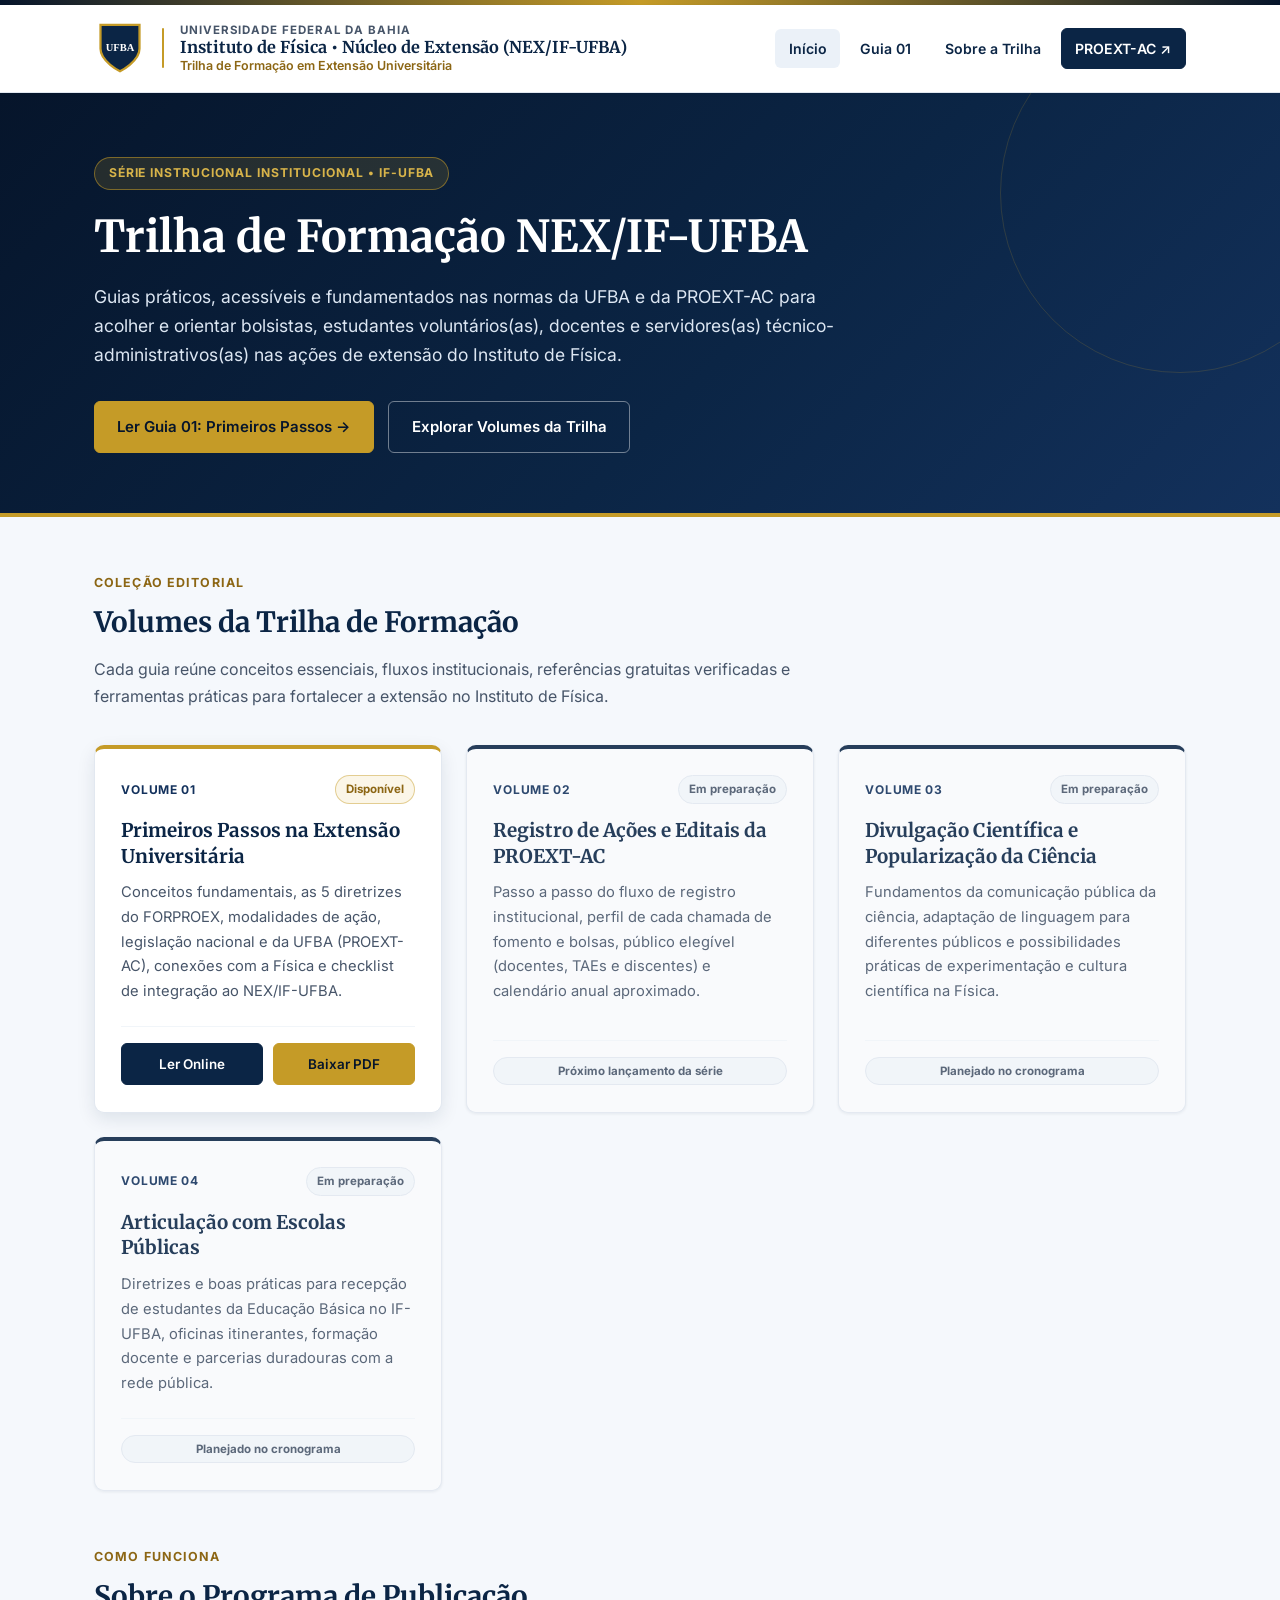
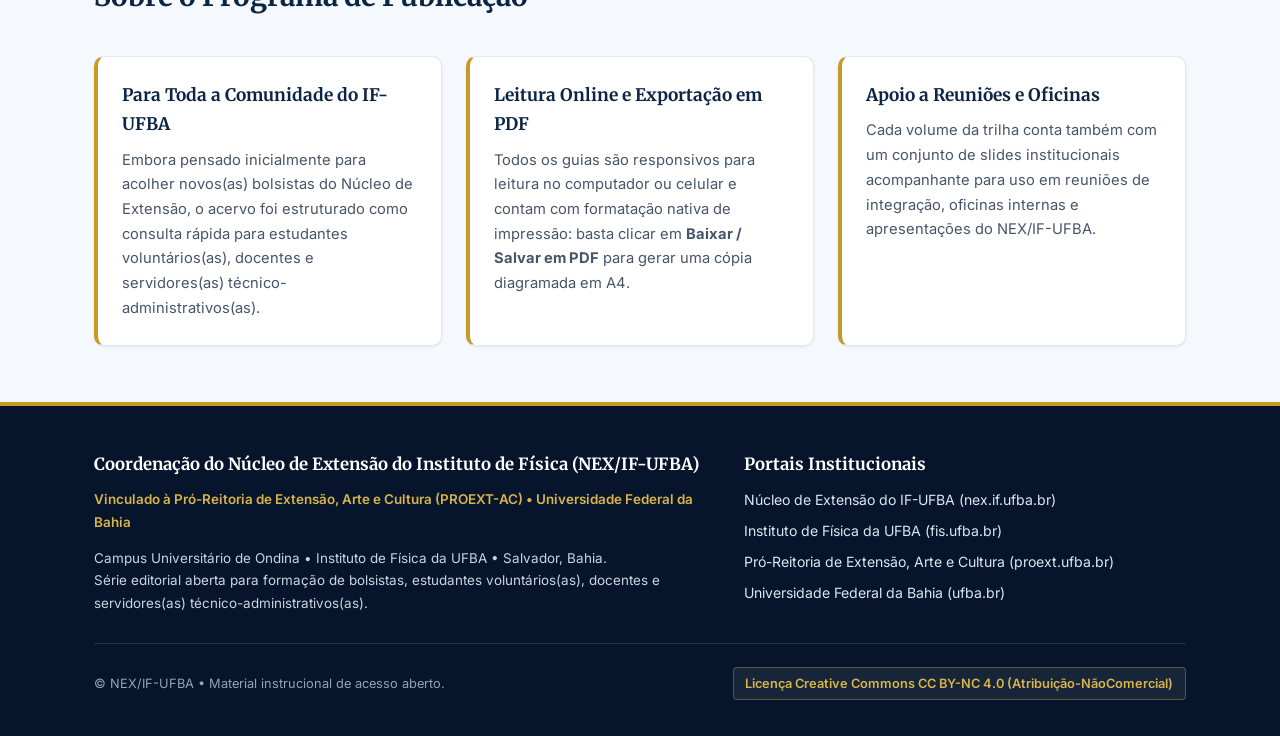
<file: index.html>
<!DOCTYPE html>
<html lang="pt-BR">
<head>
  <meta charset="UTF-8" />
  <meta name="viewport" content="width=device-width, initial-scale=1.0" />
  <title>Trilha de Forma&ccedil;&atilde;o NEX/IF-UFBA | Guias de Extens&atilde;o Universit&aacute;ria</title>
  <meta name="description" content="Portal da Trilha de Formacao em Extensao Universitaria do Nucleo de Extensao do Instituto de Fisica da UFBA (NEX/IF-UFBA)." />
  <link rel="preconnect" href="https://fonts.googleapis.com" />
  <link rel="preconnect" href="https://fonts.gstatic.com" crossorigin />
  <link href="https://fonts.googleapis.com/css2?family=Inter:wght@400;500;600;700&family=Merriweather:wght@700&display=swap" rel="stylesheet" />
  <link rel="stylesheet" href="assets/style.css" />
</head>
<body>
  <div class="top-stripe"></div>
  <header class="site-header">
    <div class="header-inner">
      <a href="index.html" class="brand-lockup" aria-label="Pagina inicial da Trilha de Formacao NEX/IF-UFBA">
        <div class="brand-crest-box">
          <img
            src="https://commons.wikimedia.org/wiki/Special:FilePath/Bras%C3%A3o_da_UFBA.png"
            alt="Brasao Oficial da Universidade Federal da Bahia (UFBA)"
            onerror="this.outerHTML='<svg viewBox=\'0 0 64 74\' width=\'48\' height=\'56\' aria-label=\'Brasao UFBA\'><path d=\'M6 6 H58 V38 C58 55 32 68 32 68 C32 68 6 55 6 38 Z\' fill=\'#0B2545\' stroke=\'#C59B27\' stroke-width=\'3\'/><text x=\'32\' y=\'41\' text-anchor=\'middle\' fill=\'#FFFFFF\' font-family=\'Georgia, serif\' font-size=\'14\' font-weight=\'bold\'>UFBA</text></svg>';"
          />
        </div>
        <div class="brand-divider" aria-hidden="true"></div>
        <div class="brand-text">
          <span class="brand-univ">Universidade Federal da Bahia</span>
          <span class="brand-unit">Instituto de F&iacute;sica &bull; N&uacute;cleo de Extens&atilde;o (NEX/IF-UFBA)</span>
          <span class="brand-sub">Trilha de Forma&ccedil;&atilde;o em Extens&atilde;o Universit&aacute;ria</span>
        </div>
      </a>

      <nav class="main-nav" aria-label="Navegacao principal">
        <a href="index.html" class="active">In&iacute;cio</a>
        <a href="guia-01.html" >Guia 01</a>
        <a href="index.html#sobre-trilha">Sobre a Trilha</a>
        <a href="https://proext.ufba.br/" target="_blank" rel="noopener noreferrer" class="nav-cta">PROEXT-AC &#8599;</a>
      </nav>
    </div>
  </header>

  <main>
    <section class="hero">
      <div class="container">
        <span class="hero-badge">S&eacute;rie Instrucional Institucional &bull; IF-UFBA</span>
        <h1>Trilha de Forma&ccedil;&atilde;o NEX/IF-UFBA</h1>
        <p class="hero-lead">
          Guias pr&aacute;ticos, acess&iacute;veis e fundamentados nas normas da UFBA e da PROEXT-AC para acolher e orientar bolsistas, estudantes volunt&aacute;rios(as), docentes e servidores(as) t&eacute;cnico-administrativos(as) nas a&ccedil;&otilde;es de extens&atilde;o do Instituto de F&iacute;sica.
        </p>
        <div class="hero-actions">
          <a href="guia-01.html" class="btn btn-gold">Ler Guia 01: Primeiros Passos &rarr;</a>
          <a href="#volumes" class="btn btn-outline-light">Explorar Volumes da Trilha</a>
        </div>
      </div>
    </section>

    <section class="section" id="volumes">
      <div class="container">
        <div class="section-header">
          <span class="section-kicker">Cole&ccedil;&atilde;o Editorial</span>
          <h2>Volumes da Trilha de Forma&ccedil;&atilde;o</h2>
          <p>
            Cada guia re&uacute;ne conceitos essenciais, fluxos institucionais, refer&ecirc;ncias gratuitas verificadas e ferramentas pr&aacute;ticas para fortalecer a extens&atilde;o no Instituto de F&iacute;sica.
          </p>
        </div>

        <div class="guides-grid">
          <!-- Guia 01 -->
          <article class="guide-card featured">
            <div>
              <div class="card-meta">
                <span class="vol-tag">Volume 01</span>
                <span class="status-pill published">Dispon&iacute;vel</span>
              </div>
              <h3>Primeiros Passos na Extens&atilde;o Universit&aacute;ria</h3>
              <p>
                Conceitos fundamentais, as 5 diretrizes do FORPROEX, modalidades de a&ccedil;&atilde;o, legisla&ccedil;&atilde;o nacional e da UFBA (PROEXT-AC), conex&otilde;es com a F&iacute;sica e checklist de integra&ccedil;&atilde;o ao NEX/IF-UFBA.
              </p>
            </div>
            <div class="card-actions">
              <a href="guia-01.html" class="btn btn-navy">Ler Online</a>
              <a href="guia-01.html?print=1" class="btn btn-gold" title="Abre o guia pronto para salvar em PDF">Baixar PDF</a>
            </div>
          </article>

          <!-- Guia 02 -->
          <article class="guide-card upcoming">
            <div>
              <div class="card-meta">
                <span class="vol-tag">Volume 02</span>
                <span class="status-pill soon">Em prepara&ccedil;&atilde;o</span>
              </div>
              <h3>Registro de A&ccedil;&otilde;es e Editais da PROEXT-AC</h3>
              <p>
                Passo a passo do fluxo de registro institucional, perfil de cada chamada de fomento e bolsas, p&uacute;blico eleg&iacute;vel (docentes, TAEs e discentes) e calend&aacute;rio anual aproximado.
              </p>
            </div>
            <div class="card-actions">
              <span class="status-pill soon" style="width:100%; text-align:center;">Pr&oacute;ximo lan&ccedil;amento da s&eacute;rie</span>
            </div>
          </article>

          <!-- Guia 03 -->
          <article class="guide-card upcoming">
            <div>
              <div class="card-meta">
                <span class="vol-tag">Volume 03</span>
                <span class="status-pill soon">Em prepara&ccedil;&atilde;o</span>
              </div>
              <h3>Divulga&ccedil;&atilde;o Cient&iacute;fica e Populariza&ccedil;&atilde;o da Ci&ecirc;ncia</h3>
              <p>
                Fundamentos da comunica&ccedil;&atilde;o p&uacute;blica da ci&ecirc;ncia, adapta&ccedil;&atilde;o de linguagem para diferentes p&uacute;blicos e possibilidades pr&aacute;ticas de experimenta&ccedil;&atilde;o e cultura cient&iacute;fica na F&iacute;sica.
              </p>
            </div>
            <div class="card-actions">
              <span class="status-pill soon" style="width:100%; text-align:center;">Planejado no cronograma</span>
            </div>
          </article>

          <!-- Guia 04 -->
          <article class="guide-card upcoming">
            <div>
              <div class="card-meta">
                <span class="vol-tag">Volume 04</span>
                <span class="status-pill soon">Em prepara&ccedil;&atilde;o</span>
              </div>
              <h3>Articula&ccedil;&atilde;o com Escolas P&uacute;blicas</h3>
              <p>
                Diretrizes e boas pr&aacute;ticas para recep&ccedil;&atilde;o de estudantes da Educa&ccedil;&atilde;o B&aacute;sica no IF-UFBA, oficinas itinerantes, forma&ccedil;&atilde;o docente e parcerias duradouras com a rede p&uacute;blica.
              </p>
            </div>
            <div class="card-actions">
              <span class="status-pill soon" style="width:100%; text-align:center;">Planejado no cronograma</span>
            </div>
          </article>
        </div>
      </div>
    </section>

    <section class="section" id="sobre-trilha" style="padding-top: 0;">
      <div class="container">
        <div class="section-header">
          <span class="section-kicker">Como Funciona</span>
          <h2>Sobre o Programa de Publica&ccedil;&atilde;o</h2>
        </div>

        <div class="info-panels">
          <div class="info-panel">
            <h3>Para Toda a Comunidade do IF-UFBA</h3>
            <p>
              Embora pensado inicialmente para acolher novos(as) bolsistas do N&uacute;cleo de Extens&atilde;o, o acervo foi estruturado como consulta r&aacute;pida para estudantes volunt&aacute;rios(as), docentes e servidores(as) t&eacute;cnico-administrativos(as).
            </p>
          </div>

          <div class="info-panel">
            <h3>Leitura Online e Exporta&ccedil;&atilde;o em PDF</h3>
            <p>
              Todos os guias s&atilde;o responsivos para leitura no computador ou celular e contam com formata&ccedil;&atilde;o nativa de impress&atilde;o: basta clicar em <strong>Baixar / Salvar em PDF</strong> para gerar uma c&oacute;pia diagramada em A4.
            </p>
          </div>

          <div class="info-panel">
            <h3>Apoio a Reuni&otilde;es e Oficinas</h3>
            <p>
              Cada volume da trilha conta tamb&eacute;m com um conjunto de slides institucionais acompanhante para uso em reuni&otilde;es de integra&ccedil;&atilde;o, oficinas internas e apresenta&ccedil;&otilde;es do NEX/IF-UFBA.
            </p>
          </div>
        </div>
      </div>
    </section>
  </main>

  <footer class="site-footer">
    <div class="container">
      <div class="footer-grid">
        <div>
          <h3 class="footer-heading">Coordena&ccedil;&atilde;o do N&uacute;cleo de Extens&atilde;o do Instituto de F&iacute;sica (NEX/IF-UFBA)</h3>
          <p class="footer-sub">Vinculado &agrave; Pr&oacute;-Reitoria de Extens&atilde;o, Arte e Cultura (PROEXT-AC) &bull; Universidade Federal da Bahia</p>
          <p style="margin: 0; font-size: 0.84rem; color: #CBD5E1;">
            Campus Universit&aacute;rio de Ondina &bull; Instituto de F&iacute;sica da UFBA &bull; Salvador, Bahia.<br />
            S&eacute;rie editorial aberta para forma&ccedil;&atilde;o de bolsistas, estudantes volunt&aacute;rios(as), docentes e servidores(as) t&eacute;cnico-administrativos(as).
          </p>
        </div>

        <div class="footer-links-col">
          <h3 class="footer-heading">Portais Institucionais</h3>
          <ul class="footer-links">
            <li><a href="http://nex.if.ufba.br/" target="_blank" rel="noopener noreferrer">N&uacute;cleo de Extens&atilde;o do IF-UFBA (nex.if.ufba.br)</a></li>
            <li><a href="https://www.fis.ufba.br/" target="_blank" rel="noopener noreferrer">Instituto de F&iacute;sica da UFBA (fis.ufba.br)</a></li>
            <li><a href="https://proext.ufba.br/" target="_blank" rel="noopener noreferrer">Pr&oacute;-Reitoria de Extens&atilde;o, Arte e Cultura (proext.ufba.br)</a></li>
            <li><a href="https://www.ufba.br/" target="_blank" rel="noopener noreferrer">Universidade Federal da Bahia (ufba.br)</a></li>
          </ul>
        </div>
      </div>

      <div class="footer-bottom">
        <span>&copy; NEX/IF-UFBA &bull; Material instrucional de acesso aberto.</span>
        <span class="cc-badge" title="Permitido compartilhar e adaptar para fins nao comerciais, mediante atribuicao de credito.">
          Licen&ccedil;a Creative Commons CC BY-NC 4.0 (Atribui&ccedil;&atilde;o-N&atilde;oComercial)
        </span>
      </div>
    </div>
  </footer>
</body>
</html>
</file>
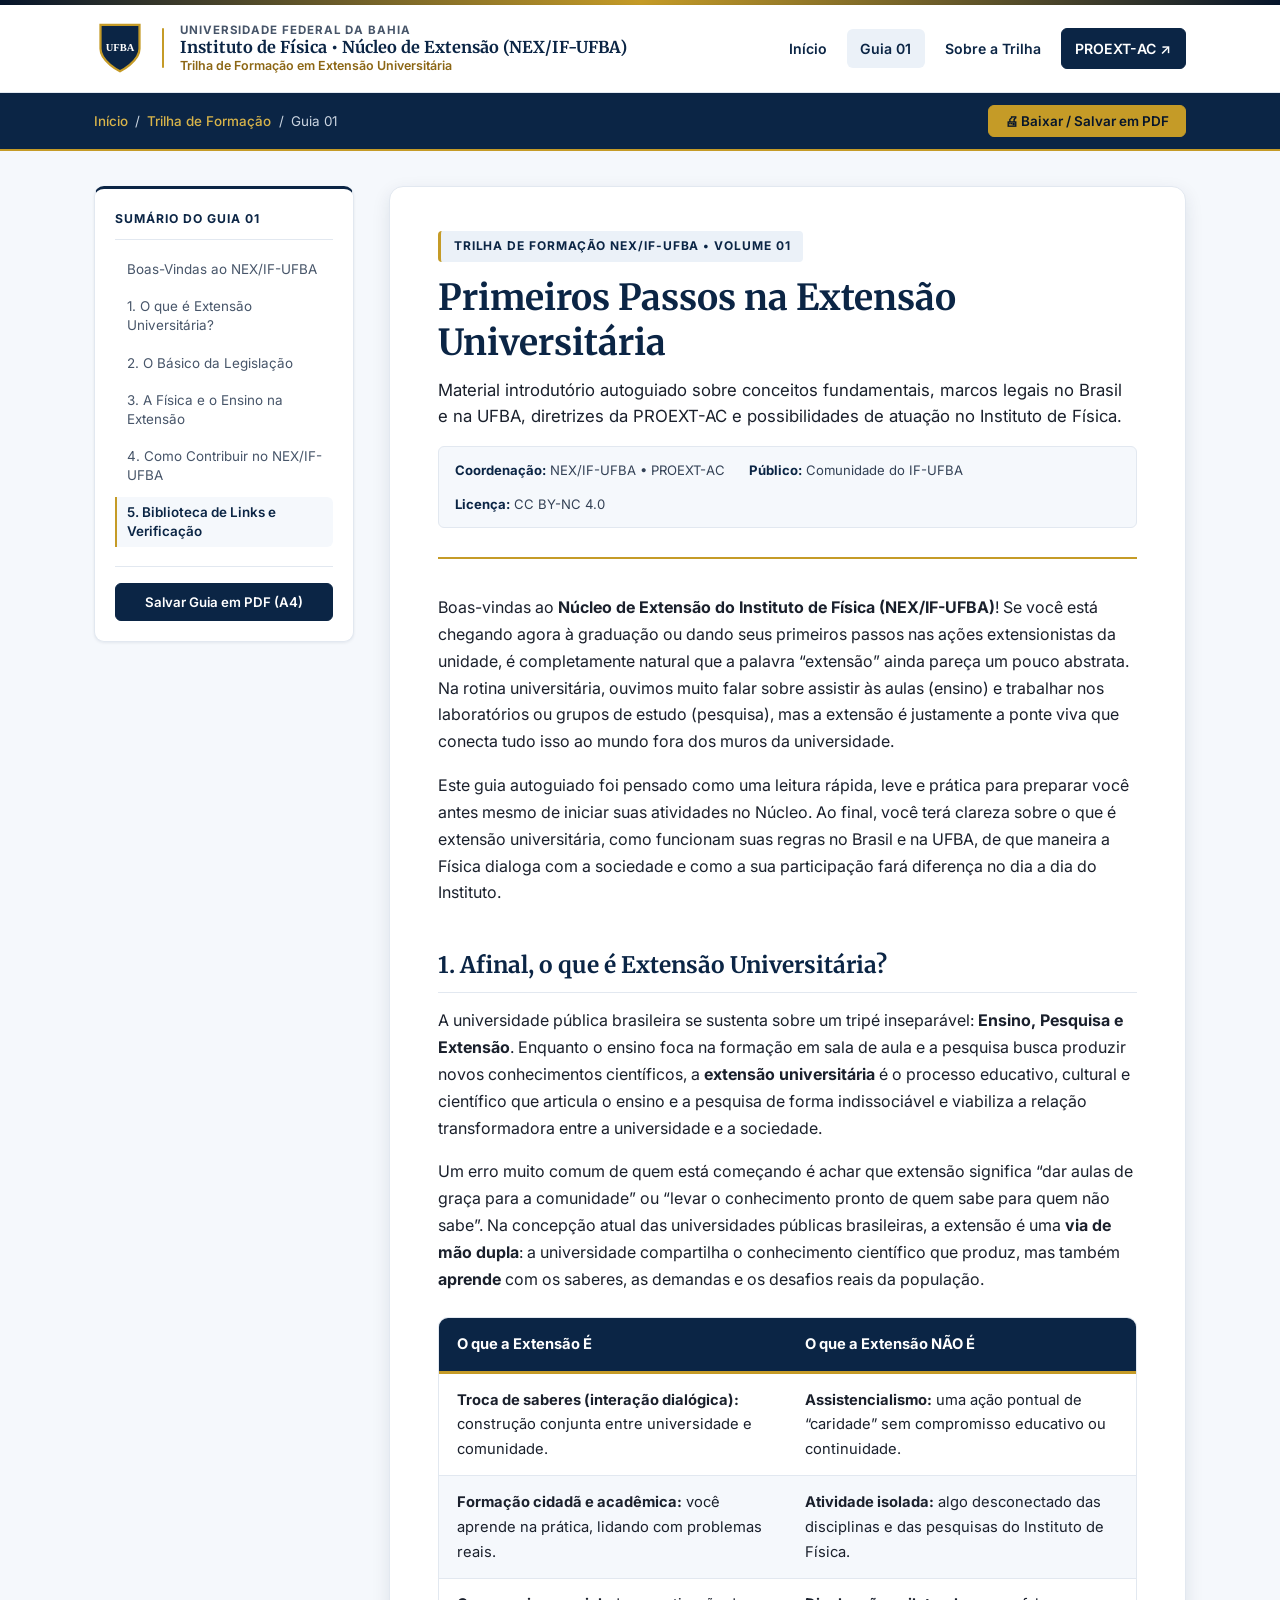
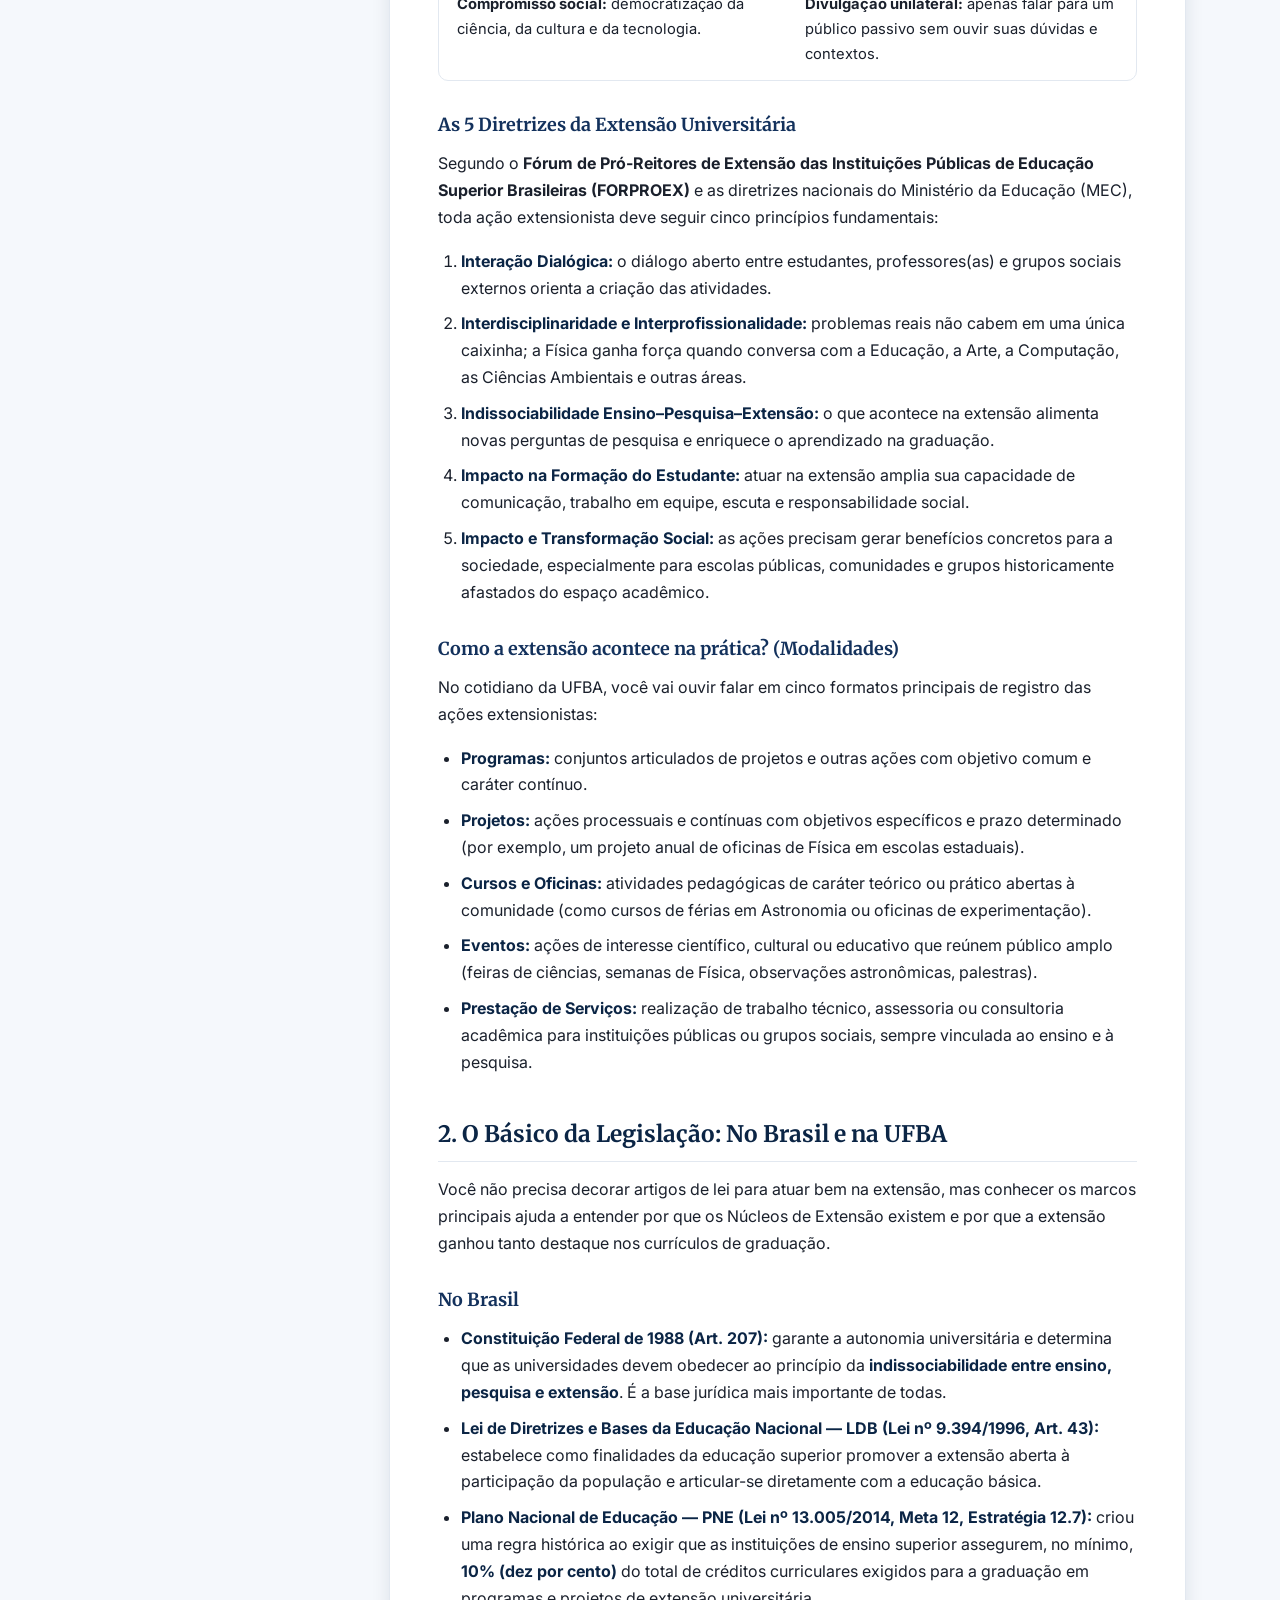
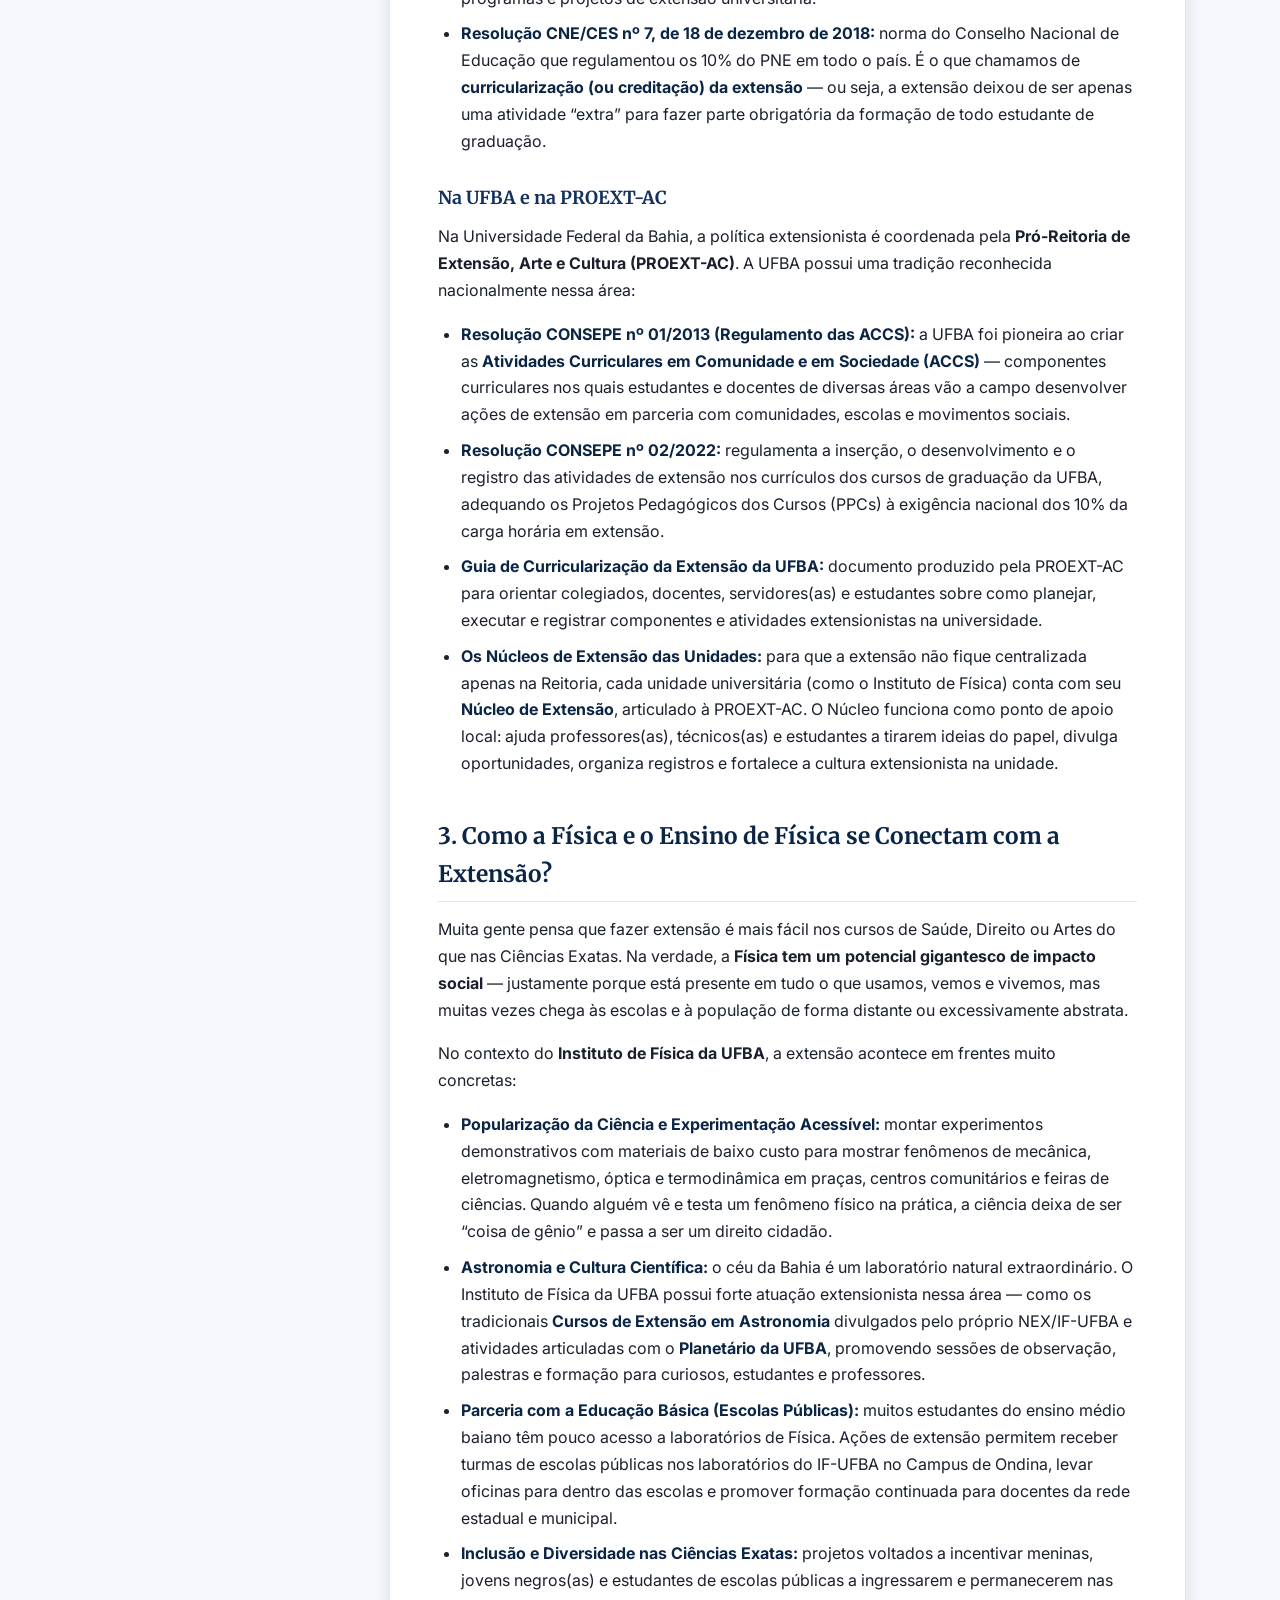
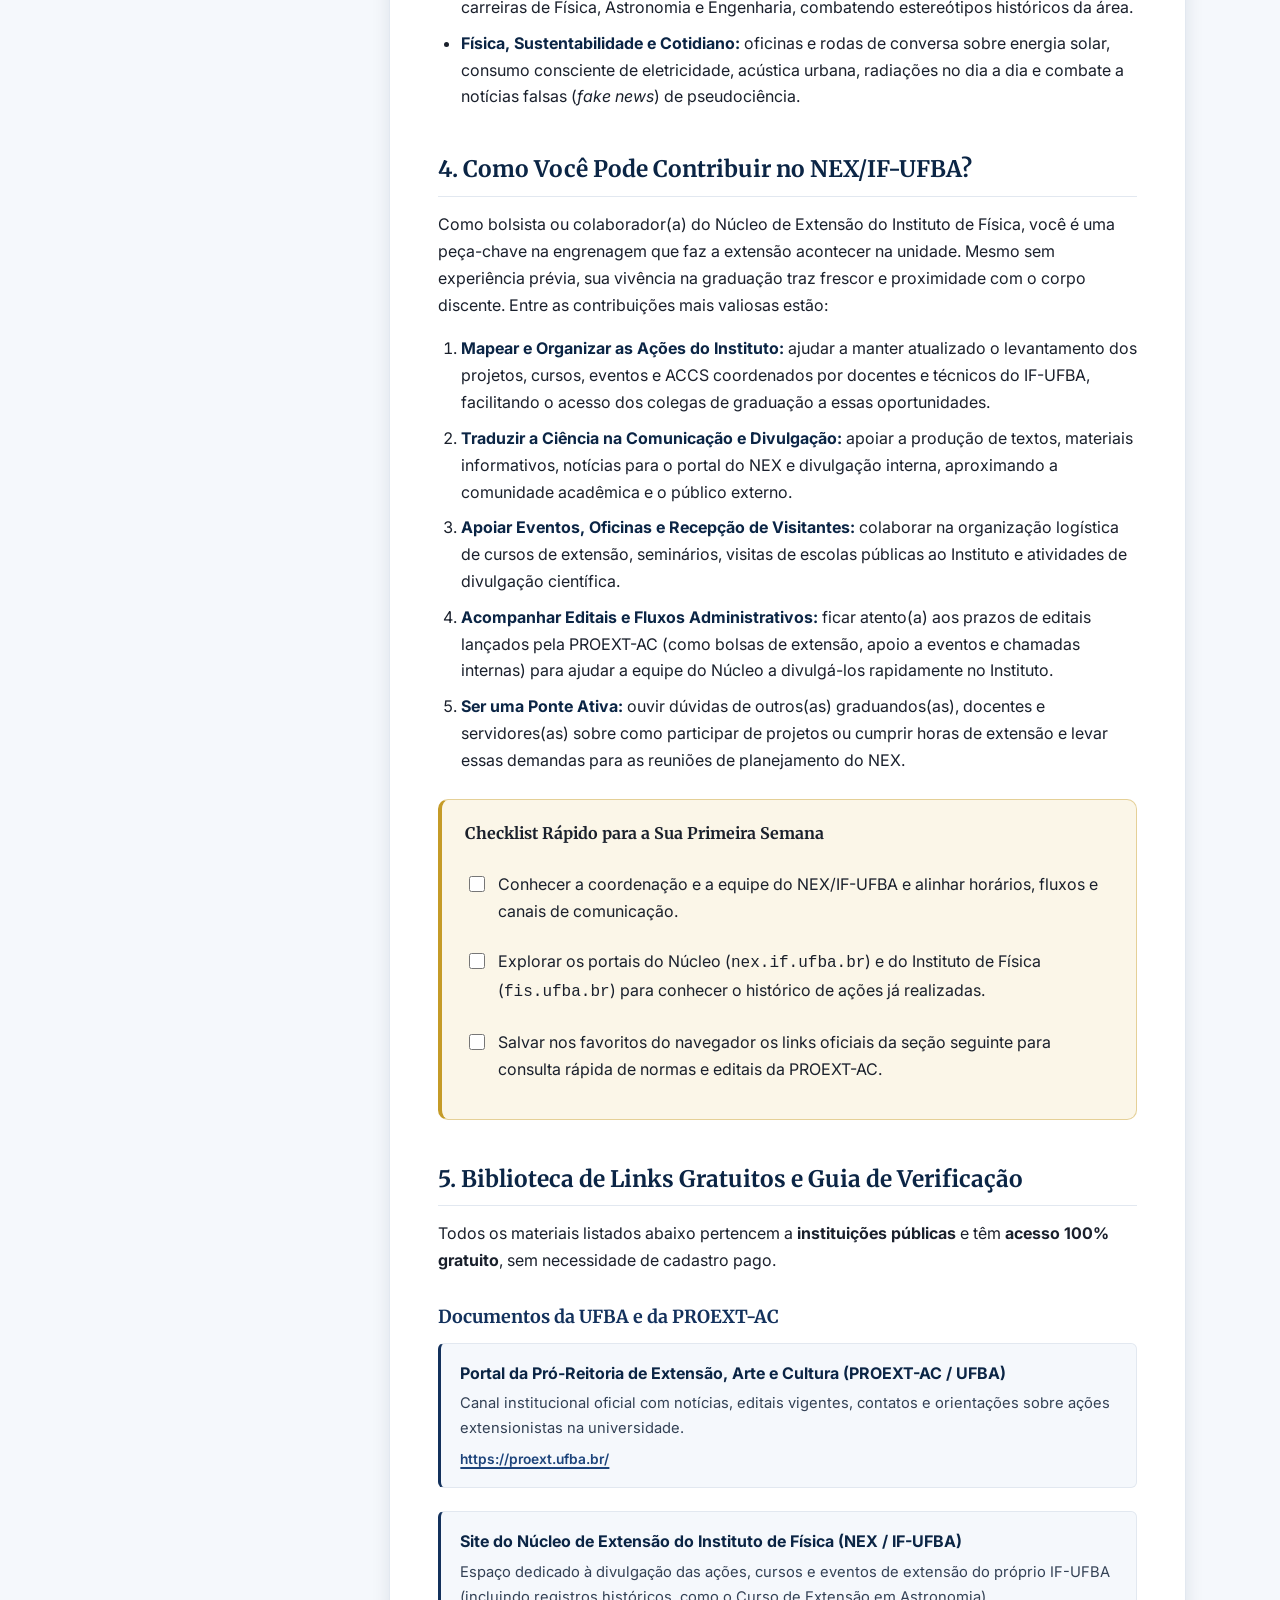
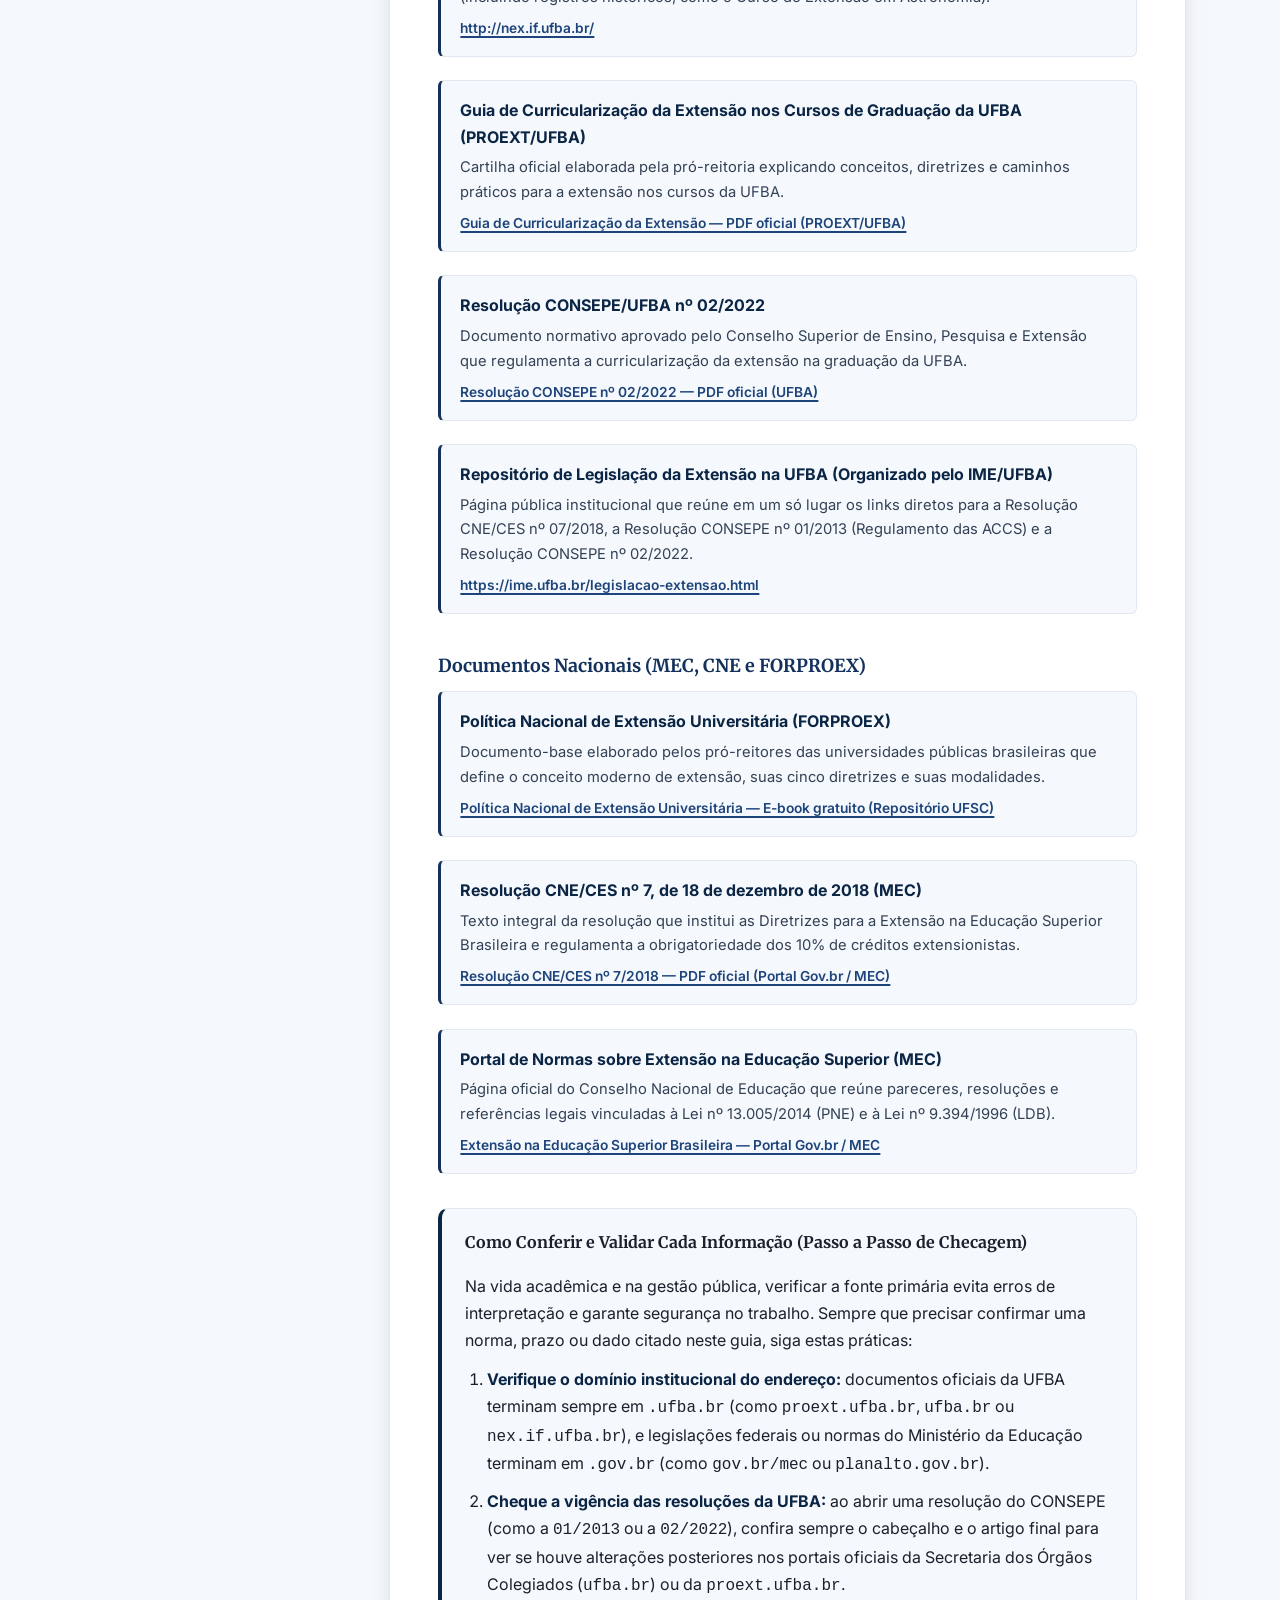
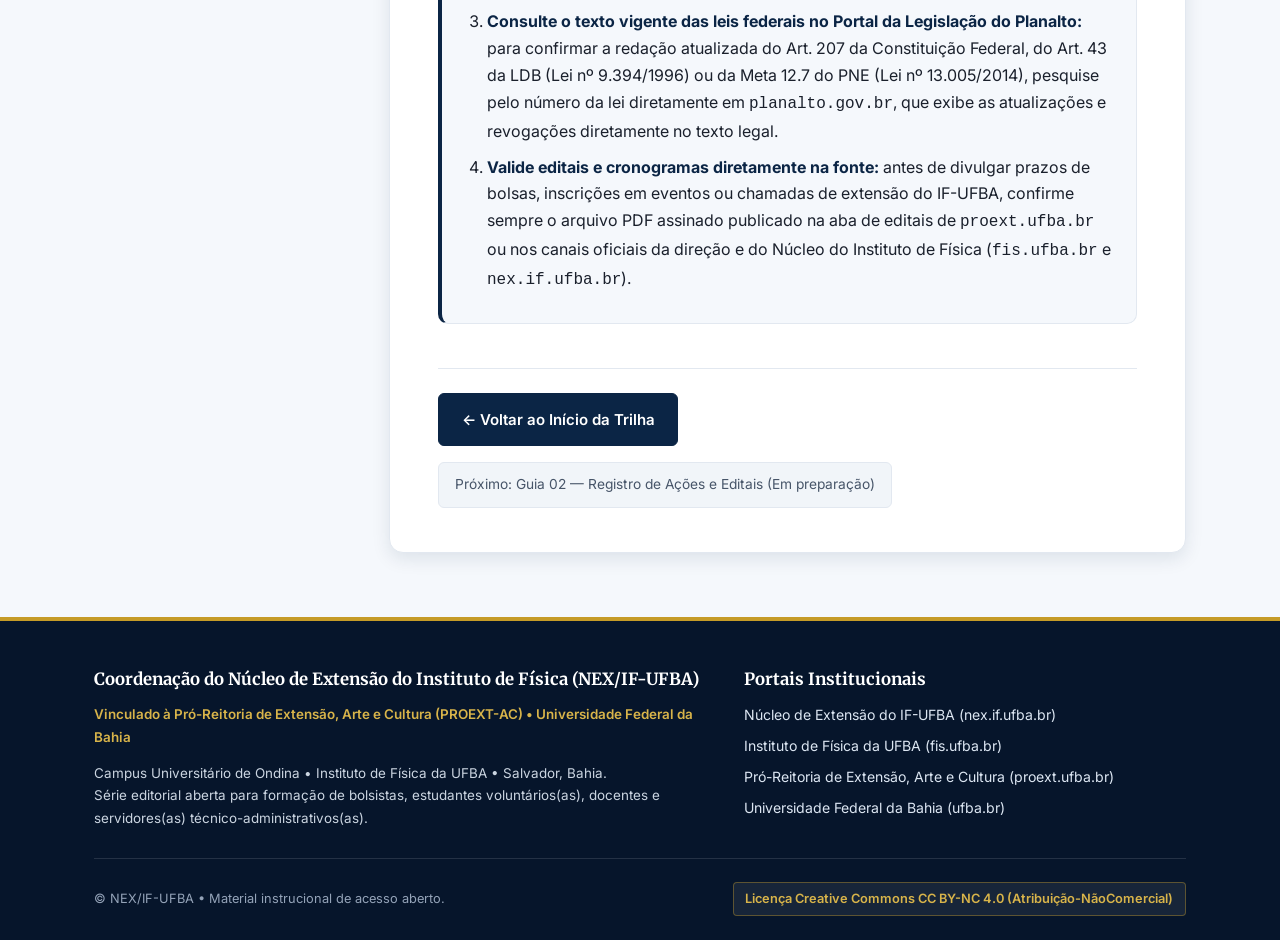
<file: guia-01.html>
<!DOCTYPE html>
<html lang="pt-BR">
<head>
  <meta charset="UTF-8" />
  <meta name="viewport" content="width=device-width, initial-scale=1.0" />
  <title>Guia 01: Primeiros Passos na Extens&atilde;o Universit&aacute;ria | Trilha NEX/IF-UFBA</title>
  <meta name="description" content="Guia autoguiado sobre conceitos de extensao universitaria, legislacao no Brasil e na UFBA (PROEXT-AC) e atuacao no Nucleo de Extensao do Instituto de Fisica." />
  <link rel="preconnect" href="https://fonts.googleapis.com" />
  <link rel="preconnect" href="https://fonts.gstatic.com" crossorigin />
  <link href="https://fonts.googleapis.com/css2?family=Inter:wght@400;500;600;700&family=Merriweather:wght@700&display=swap" rel="stylesheet" />
  <link rel="stylesheet" href="assets/style.css" />
</head>
<body>
  <div class="top-stripe"></div>
  <header class="site-header">
    <div class="header-inner">
      <a href="index.html" class="brand-lockup" aria-label="Pagina inicial da Trilha de Formacao NEX/IF-UFBA">
        <div class="brand-crest-box">
          <img
            src="https://commons.wikimedia.org/wiki/Special:FilePath/Bras%C3%A3o_da_UFBA.png"
            alt="Brasao Oficial da Universidade Federal da Bahia (UFBA)"
            onerror="this.outerHTML='<svg viewBox=\'0 0 64 74\' width=\'48\' height=\'56\' aria-label=\'Brasao UFBA\'><path d=\'M6 6 H58 V38 C58 55 32 68 32 68 C32 68 6 55 6 38 Z\' fill=\'#0B2545\' stroke=\'#C59B27\' stroke-width=\'3\'/><text x=\'32\' y=\'41\' text-anchor=\'middle\' fill=\'#FFFFFF\' font-family=\'Georgia, serif\' font-size=\'14\' font-weight=\'bold\'>UFBA</text></svg>';"
          />
        </div>
        <div class="brand-divider" aria-hidden="true"></div>
        <div class="brand-text">
          <span class="brand-univ">Universidade Federal da Bahia</span>
          <span class="brand-unit">Instituto de F&iacute;sica &bull; N&uacute;cleo de Extens&atilde;o (NEX/IF-UFBA)</span>
          <span class="brand-sub">Trilha de Forma&ccedil;&atilde;o em Extens&atilde;o Universit&aacute;ria</span>
        </div>
      </a>

      <nav class="main-nav" aria-label="Navegacao principal">
        <a href="index.html" >In&iacute;cio</a>
        <a href="guia-01.html" class="active">Guia 01</a>
        <a href="index.html#sobre-trilha">Sobre a Trilha</a>
        <a href="https://proext.ufba.br/" target="_blank" rel="noopener noreferrer" class="nav-cta">PROEXT-AC &#8599;</a>
      </nav>
    </div>
  </header>

  <div class="guide-toolbar no-print">
    <div class="toolbar-inner">
      <nav class="breadcrumb" aria-label="Caminho de navegacao">
        <a href="index.html">In&iacute;cio</a>
        <span>/</span>
        <a href="index.html#volumes">Trilha de Forma&ccedil;&atilde;o</a>
        <span>/</span>
        <span>Guia 01</span>
      </nav>
      <button type="button" class="btn btn-gold" onclick="window.print()" style="padding: 0.45rem 1rem; font-size: 0.84rem;">
        &#128424; Baixar / Salvar em PDF
      </button>
    </div>
  </div>

  <main class="guide-layout">
    <aside class="toc-sidebar no-print" aria-label="Sumario do Guia">
      <h2 class="toc-title">Sum&aacute;rio do Guia 01</h2>
      <ul class="toc-list">
        <li><a href="#introducao">Boas-Vindas ao NEX/IF-UFBA</a></li>
        <li><a href="#secao-1">1. O que &eacute; Extens&atilde;o Universit&aacute;ria?</a></li>
        <li><a href="#secao-2">2. O B&aacute;sico da Legisla&ccedil;&atilde;o</a></li>
        <li><a href="#secao-3">3. A F&iacute;sica e o Ensino na Extens&atilde;o</a></li>
        <li><a href="#secao-4">4. Como Contribuir no NEX/IF-UFBA</a></li>
        <li><a href="#secao-5">5. Biblioteca de Links e Verifica&ccedil;&atilde;o</a></li>
      </ul>
      <div class="toc-print-box">
        <button type="button" class="btn btn-navy" onclick="window.print()">Salvar Guia em PDF (A4)</button>
      </div>
    </aside>

    <article class="guide-article">
      <header class="article-cover">
        <span class="article-series-tag">Trilha de Forma&ccedil;&atilde;o NEX/IF-UFBA &bull; Volume 01</span>
        <h1>Primeiros Passos na Extens&atilde;o Universit&aacute;ria</h1>
        <p class="article-subtitle">
          Material introdut&oacute;rio autoguiado sobre conceitos fundamentais, marcos legais no Brasil e na UFBA, diretrizes da PROEXT-AC e possibilidades de atua&ccedil;&atilde;o no Instituto de F&iacute;sica.
        </p>
        <div class="article-meta-bar">
          <span><strong>Coordena&ccedil;&atilde;o:</strong> NEX/IF-UFBA &bull; PROEXT-AC</span>
          <span><strong>P&uacute;blico:</strong> Comunidade do IF-UFBA</span>
          <span><strong>Licen&ccedil;a:</strong> CC BY-NC 4.0</span>
        </div>
      </header>

      <section id="introducao">
        <p>
          Boas-vindas ao <strong>N&uacute;cleo de Extens&atilde;o do Instituto de F&iacute;sica (NEX/IF-UFBA)</strong>! Se voc&ecirc; est&aacute; chegando agora &agrave; gradua&ccedil;&atilde;o ou dando seus primeiros passos nas a&ccedil;&otilde;es extensionistas da unidade, &eacute; completamente natural que a palavra &ldquo;extens&atilde;o&rdquo; ainda pare&ccedil;a um pouco abstrata. Na rotina universit&aacute;ria, ouvimos muito falar sobre assistir &agrave;s aulas (ensino) e trabalhar nos laborat&oacute;rios ou grupos de estudo (pesquisa), mas a extens&atilde;o &eacute; justamente a ponte viva que conecta tudo isso ao mundo fora dos muros da universidade.
        </p>
        <p>
          Este guia autoguiado foi pensado como uma leitura r&aacute;pida, leve e pr&aacute;tica para preparar voc&ecirc; antes mesmo de iniciar suas atividades no N&uacute;cleo. Ao final, voc&ecirc; ter&aacute; clareza sobre o que &eacute; extens&atilde;o universit&aacute;ria, como funcionam suas regras no Brasil e na UFBA, de que maneira a F&iacute;sica dialoga com a sociedade e como a sua participa&ccedil;&atilde;o far&aacute; diferen&ccedil;a no dia a dia do Instituto.
        </p>
      </section>

      <section id="secao-1">
        <h2>1. Afinal, o que &eacute; Extens&atilde;o Universit&aacute;ria?</h2>
        <p>
          A universidade p&uacute;blica brasileira se sustenta sobre um trip&eacute; insepar&aacute;vel: <strong>Ensino, Pesquisa e Extens&atilde;o</strong>. Enquanto o ensino foca na forma&ccedil;&atilde;o em sala de aula e a pesquisa busca produzir novos conhecimentos cient&iacute;ficos, a <strong>extens&atilde;o universit&aacute;ria</strong> &eacute; o processo educativo, cultural e cient&iacute;fico que articula o ensino e a pesquisa de forma indissoci&aacute;vel e viabiliza a rela&ccedil;&atilde;o transformadora entre a universidade e a sociedade.
        </p>
        <p>
          Um erro muito comum de quem est&aacute; come&ccedil;ando &eacute; achar que extens&atilde;o significa &ldquo;dar aulas de gra&ccedil;a para a comunidade&rdquo; ou &ldquo;levar o conhecimento pronto de quem sabe para quem n&atilde;o sabe&rdquo;. Na concep&ccedil;&atilde;o atual das universidades p&uacute;blicas brasileiras, a extens&atilde;o &eacute; uma <strong>via de m&atilde;o dupla</strong>: a universidade compartilha o conhecimento cient&iacute;fico que produz, mas tamb&eacute;m <strong>aprende</strong> com os saberes, as demandas e os desafios reais da popula&ccedil;&atilde;o.
        </p>

        <div class="table-wrapper">
          <table class="inst-table">
            <thead>
              <tr>
                <th style="width: 50%;">O que a Extens&atilde;o &Eacute;</th>
                <th style="width: 50%;">O que a Extens&atilde;o N&Atilde;O &Eacute;</th>
              </tr>
            </thead>
            <tbody>
              <tr>
                <td><strong>Troca de saberes (intera&ccedil;&atilde;o dial&oacute;gica):</strong> constru&ccedil;&atilde;o conjunta entre universidade e comunidade.</td>
                <td><strong>Assistencialismo:</strong> uma a&ccedil;&atilde;o pontual de &ldquo;caridade&rdquo; sem compromisso educativo ou continuidade.</td>
              </tr>
              <tr>
                <td><strong>Forma&ccedil;&atilde;o cidad&atilde; e acad&ecirc;mica:</strong> voc&ecirc; aprende na pr&aacute;tica, lidando com problemas reais.</td>
                <td><strong>Atividade isolada:</strong> algo desconectado das disciplinas e das pesquisas do Instituto de F&iacute;sica.</td>
              </tr>
              <tr>
                <td><strong>Compromisso social:</strong> democratiza&ccedil;&atilde;o da ci&ecirc;ncia, da cultura e da tecnologia.</td>
                <td><strong>Divulga&ccedil;&atilde;o unilateral:</strong> apenas falar para um p&uacute;blico passivo sem ouvir suas d&uacute;vidas e contextos.</td>
              </tr>
            </tbody>
          </table>
        </div>

        <h3>As 5 Diretrizes da Extens&atilde;o Universit&aacute;ria</h3>
        <p>
          Segundo o <strong>F&oacute;rum de Pr&oacute;-Reitores de Extens&atilde;o das Institui&ccedil;&otilde;es P&uacute;blicas de Educa&ccedil;&atilde;o Superior Brasileiras (FORPROEX)</strong> e as diretrizes nacionais do Minist&eacute;rio da Educa&ccedil;&atilde;o (MEC), toda a&ccedil;&atilde;o extensionista deve seguir cinco princ&iacute;pios fundamentais:
        </p>
        <ol>
          <li><strong>Intera&ccedil;&atilde;o Dial&oacute;gica:</strong> o di&aacute;logo aberto entre estudantes, professores(as) e grupos sociais externos orienta a cria&ccedil;&atilde;o das atividades.</li>
          <li><strong>Interdisciplinaridade e Interprofissionalidade:</strong> problemas reais n&atilde;o cabem em uma &uacute;nica caixinha; a F&iacute;sica ganha for&ccedil;a quando conversa com a Educa&ccedil;&atilde;o, a Arte, a Computa&ccedil;&atilde;o, as Ci&ecirc;ncias Ambientais e outras &aacute;reas.</li>
          <li><strong>Indissociabilidade Ensino&ndash;Pesquisa&ndash;Extens&atilde;o:</strong> o que acontece na extens&atilde;o alimenta novas perguntas de pesquisa e enriquece o aprendizado na gradua&ccedil;&atilde;o.</li>
          <li><strong>Impacto na Forma&ccedil;&atilde;o do Estudante:</strong> atuar na extens&atilde;o amplia sua capacidade de comunica&ccedil;&atilde;o, trabalho em equipe, escuta e responsabilidade social.</li>
          <li><strong>Impacto e Transforma&ccedil;&atilde;o Social:</strong> as a&ccedil;&otilde;es precisam gerar benef&iacute;cios concretos para a sociedade, especialmente para escolas p&uacute;blicas, comunidades e grupos historicamente afastados do espa&ccedil;o acad&ecirc;mico.</li>
        </ol>

        <h3>Como a extens&atilde;o acontece na pr&aacute;tica? (Modalidades)</h3>
        <p>No cotidiano da UFBA, voc&ecirc; vai ouvir falar em cinco formatos principais de registro das a&ccedil;&otilde;es extensionistas:</p>
        <ul>
          <li><strong>Programas:</strong> conjuntos articulados de projetos e outras a&ccedil;&otilde;es com objetivo comum e car&aacute;ter cont&iacute;nuo.</li>
          <li><strong>Projetos:</strong> a&ccedil;&otilde;es processuais e cont&iacute;nuas com objetivos espec&iacute;ficos e prazo determinado (por exemplo, um projeto anual de oficinas de F&iacute;sica em escolas estaduais).</li>
          <li><strong>Cursos e Oficinas:</strong> atividades pedag&oacute;gicas de car&aacute;ter te&oacute;rico ou pr&aacute;tico abertas &agrave; comunidade (como cursos de f&eacute;rias em Astronomia ou oficinas de experimenta&ccedil;&atilde;o).</li>
          <li><strong>Eventos:</strong> a&ccedil;&otilde;es de interesse cient&iacute;fico, cultural ou educativo que re&uacute;nem p&uacute;blico amplo (feiras de ci&ecirc;ncias, semanas de F&iacute;sica, observa&ccedil;&otilde;es astron&ocirc;micas, palestras).</li>
          <li><strong>Presta&ccedil;&atilde;o de Servi&ccedil;os:</strong> realiza&ccedil;&atilde;o de trabalho t&eacute;cnico, assessoria ou consultoria acad&ecirc;mica para institui&ccedil;&otilde;es p&uacute;blicas ou grupos sociais, sempre vinculada ao ensino e &agrave; pesquisa.</li>
        </ul>
      </section>

      <section id="secao-2">
        <h2>2. O B&aacute;sico da Legisla&ccedil;&atilde;o: No Brasil e na UFBA</h2>
        <p>
          Voc&ecirc; n&atilde;o precisa decorar artigos de lei para atuar bem na extens&atilde;o, mas conhecer os marcos principais ajuda a entender por que os N&uacute;cleos de Extens&atilde;o existem e por que a extens&atilde;o ganhou tanto destaque nos curr&iacute;culos de gradua&ccedil;&atilde;o.
        </p>

        <h3>No Brasil</h3>
        <ul>
          <li><strong>Constitui&ccedil;&atilde;o Federal de 1988 (Art. 207):</strong> garante a autonomia universit&aacute;ria e determina que as universidades devem obedecer ao princ&iacute;pio da <strong>indissociabilidade entre ensino, pesquisa e extens&atilde;o</strong>. &Eacute; a base jur&iacute;dica mais importante de todas.</li>
          <li><strong>Lei de Diretrizes e Bases da Educa&ccedil;&atilde;o Nacional &mdash; LDB (Lei n&ordm; 9.394/1996, Art. 43):</strong> estabelece como finalidades da educa&ccedil;&atilde;o superior promover a extens&atilde;o aberta &agrave; participa&ccedil;&atilde;o da popula&ccedil;&atilde;o e articular-se diretamente com a educa&ccedil;&atilde;o b&aacute;sica.</li>
          <li><strong>Plano Nacional de Educa&ccedil;&atilde;o &mdash; PNE (Lei n&ordm; 13.005/2014, Meta 12, Estrat&eacute;gia 12.7):</strong> criou uma regra hist&oacute;rica ao exigir que as institui&ccedil;&otilde;es de ensino superior assegurem, no m&iacute;nimo, <strong>10% (dez por cento)</strong> do total de cr&eacute;ditos curriculares exigidos para a gradua&ccedil;&atilde;o em programas e projetos de extens&atilde;o universit&aacute;ria.</li>
          <li><strong>Resolu&ccedil;&atilde;o CNE/CES n&ordm; 7, de 18 de dezembro de 2018:</strong> norma do Conselho Nacional de Educa&ccedil;&atilde;o que regulamentou os 10% do PNE em todo o pa&iacute;s. &Eacute; o que chamamos de <strong>curriculariza&ccedil;&atilde;o (ou credita&ccedil;&atilde;o) da extens&atilde;o</strong> &mdash; ou seja, a extens&atilde;o deixou de ser apenas uma atividade &ldquo;extra&rdquo; para fazer parte obrigat&oacute;ria da forma&ccedil;&atilde;o de todo estudante de gradua&ccedil;&atilde;o.</li>
        </ul>

        <h3>Na UFBA e na PROEXT-AC</h3>
        <p>
          Na Universidade Federal da Bahia, a pol&iacute;tica extensionista &eacute; coordenada pela <strong>Pr&oacute;-Reitoria de Extens&atilde;o, Arte e Cultura (PROEXT-AC)</strong>. A UFBA possui uma tradi&ccedil;&atilde;o reconhecida nacionalmente nessa &aacute;rea:
        </p>
        <ul>
          <li><strong>Resolu&ccedil;&atilde;o CONSEPE n&ordm; 01/2013 (Regulamento das ACCS):</strong> a UFBA foi pioneira ao criar as <strong>Atividades Curriculares em Comunidade e em Sociedade (ACCS)</strong> &mdash; componentes curriculares nos quais estudantes e docentes de diversas &aacute;reas v&atilde;o a campo desenvolver a&ccedil;&otilde;es de extens&atilde;o em parceria com comunidades, escolas e movimentos sociais.</li>
          <li><strong>Resolu&ccedil;&atilde;o CONSEPE n&ordm; 02/2022:</strong> regulamenta a inser&ccedil;&atilde;o, o desenvolvimento e o registro das atividades de extens&atilde;o nos curr&iacute;culos dos cursos de gradua&ccedil;&atilde;o da UFBA, adequando os Projetos Pedag&oacute;gicos dos Cursos (PPCs) &agrave; exig&ecirc;ncia nacional dos 10% da carga hor&aacute;ria em extens&atilde;o.</li>
          <li><strong>Guia de Curriculariza&ccedil;&atilde;o da Extens&atilde;o da UFBA:</strong> documento produzido pela PROEXT-AC para orientar colegiados, docentes, servidores(as) e estudantes sobre como planejar, executar e registrar componentes e atividades extensionistas na universidade.</li>
          <li><strong>Os N&uacute;cleos de Extens&atilde;o das Unidades:</strong> para que a extens&atilde;o n&atilde;o fique centralizada apenas na Reitoria, cada unidade universit&aacute;ria (como o Instituto de F&iacute;sica) conta com seu <strong>N&uacute;cleo de Extens&atilde;o</strong>, articulado &agrave; PROEXT-AC. O N&uacute;cleo funciona como ponto de apoio local: ajuda professores(as), t&eacute;cnicos(as) e estudantes a tirarem ideias do papel, divulga oportunidades, organiza registros e fortalece a cultura extensionista na unidade.</li>
        </ul>
      </section>

      <section id="secao-3">
        <h2>3. Como a F&iacute;sica e o Ensino de F&iacute;sica se Conectam com a Extens&atilde;o?</h2>
        <p>
          Muita gente pensa que fazer extens&atilde;o &eacute; mais f&aacute;cil nos cursos de Sa&uacute;de, Direito ou Artes do que nas Ci&ecirc;ncias Exatas. Na verdade, a <strong>F&iacute;sica tem um potencial gigantesco de impacto social</strong> &mdash; justamente porque est&aacute; presente em tudo o que usamos, vemos e vivemos, mas muitas vezes chega &agrave;s escolas e &agrave; popula&ccedil;&atilde;o de forma distante ou excessivamente abstrata.
        </p>
        <p>No contexto do <strong>Instituto de F&iacute;sica da UFBA</strong>, a extens&atilde;o acontece em frentes muito concretas:</p>
        <ul>
          <li><strong>Populariza&ccedil;&atilde;o da Ci&ecirc;ncia e Experimenta&ccedil;&atilde;o Acess&iacute;vel:</strong> montar experimentos demonstrativos com materiais de baixo custo para mostrar fen&ocirc;menos de mec&acirc;nica, eletromagnetismo, &oacute;ptica e termodin&acirc;mica em pra&ccedil;as, centros comunit&aacute;rios e feiras de ci&ecirc;ncias. Quando algu&eacute;m v&ecirc; e testa um fen&ocirc;meno f&iacute;sico na pr&aacute;tica, a ci&ecirc;ncia deixa de ser &ldquo;coisa de g&ecirc;nio&rdquo; e passa a ser um direito cidad&atilde;o.</li>
          <li><strong>Astronomia e Cultura Cient&iacute;fica:</strong> o c&eacute;u da Bahia &eacute; um laborat&oacute;rio natural extraordin&aacute;rio. O Instituto de F&iacute;sica da UFBA possui forte atua&ccedil;&atilde;o extensionista nessa &aacute;rea &mdash; como os tradicionais <strong>Cursos de Extens&atilde;o em Astronomia</strong> divulgados pelo pr&oacute;prio NEX/IF-UFBA e atividades articuladas com o <strong>Planet&aacute;rio da UFBA</strong>, promovendo sess&otilde;es de observa&ccedil;&atilde;o, palestras e forma&ccedil;&atilde;o para curiosos, estudantes e professores.</li>
          <li><strong>Parceria com a Educa&ccedil;&atilde;o B&aacute;sica (Escolas P&uacute;blicas):</strong> muitos estudantes do ensino m&eacute;dio baiano t&ecirc;m pouco acesso a laborat&oacute;rios de F&iacute;sica. A&ccedil;&otilde;es de extens&atilde;o permitem receber turmas de escolas p&uacute;blicas nos laborat&oacute;rios do IF-UFBA no Campus de Ondina, levar oficinas para dentro das escolas e promover forma&ccedil;&atilde;o continuada para docentes da rede estadual e municipal.</li>
          <li><strong>Inclus&atilde;o e Diversidade nas Ci&ecirc;ncias Exatas:</strong> projetos voltados a incentivar meninas, jovens negros(as) e estudantes de escolas p&uacute;blicas a ingressarem e permanecerem nas carreiras de F&iacute;sica, Astronomia e Engenharia, combatendo estere&oacute;tipos hist&oacute;ricos da &aacute;rea.</li>
          <li><strong>F&iacute;sica, Sustentabilidade e Cotidiano:</strong> oficinas e rodas de conversa sobre energia solar, consumo consciente de eletricidade, ac&uacute;stica urbana, radia&ccedil;&otilde;es no dia a dia e combate a not&iacute;cias falsas (<em>fake news</em>) de pseudoci&ecirc;ncia.</li>
        </ul>
      </section>

      <section id="secao-4">
        <h2>4. Como Voc&ecirc; Pode Contribuir no NEX/IF-UFBA?</h2>
        <p>
          Como bolsista ou colaborador(a) do N&uacute;cleo de Extens&atilde;o do Instituto de F&iacute;sica, voc&ecirc; &eacute; uma pe&ccedil;a-chave na engrenagem que faz a extens&atilde;o acontecer na unidade. Mesmo sem experi&ecirc;ncia pr&eacute;via, sua viv&ecirc;ncia na gradua&ccedil;&atilde;o traz frescor e proximidade com o corpo discente. Entre as contribui&ccedil;&otilde;es mais valiosas est&atilde;o:
        </p>
        <ol>
          <li><strong>Mapear e Organizar as A&ccedil;&otilde;es do Instituto:</strong> ajudar a manter atualizado o levantamento dos projetos, cursos, eventos e ACCS coordenados por docentes e t&eacute;cnicos do IF-UFBA, facilitando o acesso dos colegas de gradua&ccedil;&atilde;o a essas oportunidades.</li>
          <li><strong>Traduzir a Ci&ecirc;ncia na Comunica&ccedil;&atilde;o e Divulga&ccedil;&atilde;o:</strong> apoiar a produ&ccedil;&atilde;o de textos, materiais informativos, not&iacute;cias para o portal do NEX e divulga&ccedil;&atilde;o interna, aproximando a comunidade acad&ecirc;mica e o p&uacute;blico externo.</li>
          <li><strong>Apoiar Eventos, Oficinas e Recep&ccedil;&atilde;o de Visitantes:</strong> colaborar na organiza&ccedil;&atilde;o log&iacute;stica de cursos de extens&atilde;o, semin&aacute;rios, visitas de escolas p&uacute;blicas ao Instituto e atividades de divulga&ccedil;&atilde;o cient&iacute;fica.</li>
          <li><strong>Acompanhar Editais e Fluxos Administrativos:</strong> ficar atento(a) aos prazos de editais lan&ccedil;ados pela PROEXT-AC (como bolsas de extens&atilde;o, apoio a eventos e chamadas internas) para ajudar a equipe do N&uacute;cleo a divulg&aacute;-los rapidamente no Instituto.</li>
          <li><strong>Ser uma Ponte Ativa:</strong> ouvir d&uacute;vidas de outros(as) graduandos(as), docentes e servidores(as) sobre como participar de projetos ou cumprir horas de extens&atilde;o e levar essas demandas para as reuni&otilde;es de planejamento do NEX.</li>
        </ol>

        <div class="callout">
          <p class="callout-title">Checklist R&aacute;pido para a Sua Primeira Semana</p>
          <ul class="checklist-list">
            <li>
              <input type="checkbox" id="chk-1" />
              <label for="chk-1">Conhecer a coordena&ccedil;&atilde;o e a equipe do NEX/IF-UFBA e alinhar hor&aacute;rios, fluxos e canais de comunica&ccedil;&atilde;o.</label>
            </li>
            <li>
              <input type="checkbox" id="chk-2" />
              <label for="chk-2">Explorar os portais do N&uacute;cleo (<code>nex.if.ufba.br</code>) e do Instituto de F&iacute;sica (<code>fis.ufba.br</code>) para conhecer o hist&oacute;rico de a&ccedil;&otilde;es j&aacute; realizadas.</label>
            </li>
            <li>
              <input type="checkbox" id="chk-3" />
              <label for="chk-3">Salvar nos favoritos do navegador os links oficiais da se&ccedil;&atilde;o seguinte para consulta r&aacute;pida de normas e editais da PROEXT-AC.</label>
            </li>
          </ul>
        </div>
      </section>

      <section id="secao-5">
        <h2>5. Biblioteca de Links Gratuitos e Guia de Verifica&ccedil;&atilde;o</h2>
        <p>
          Todos os materiais listados abaixo pertencem a <strong>institui&ccedil;&otilde;es p&uacute;blicas</strong> e t&ecirc;m <strong>acesso 100% gratuito</strong>, sem necessidade de cadastro pago.
        </p>

        <h3>Documentos da UFBA e da PROEXT-AC</h3>
        <ul class="resource-list">
          <li class="resource-item">
            <div class="resource-item-title">Portal da Pr&oacute;-Reitoria de Extens&atilde;o, Arte e Cultura (PROEXT-AC / UFBA)</div>
            <div class="resource-item-desc">Canal institucional oficial com not&iacute;cias, editais vigentes, contatos e orienta&ccedil;&otilde;es sobre a&ccedil;&otilde;es extensionistas na universidade.</div>
            <div class="resource-item-link"><a href="https://proext.ufba.br/" target="_blank" rel="noopener noreferrer">https://proext.ufba.br/</a></div>
          </li>
          <li class="resource-item">
            <div class="resource-item-title">Site do N&uacute;cleo de Extens&atilde;o do Instituto de F&iacute;sica (NEX / IF-UFBA)</div>
            <div class="resource-item-desc">Espa&ccedil;o dedicado &agrave; divulga&ccedil;&atilde;o das a&ccedil;&otilde;es, cursos e eventos de extens&atilde;o do pr&oacute;prio IF-UFBA (incluindo registros hist&oacute;ricos, como o Curso de Extens&atilde;o em Astronomia).</div>
            <div class="resource-item-link"><a href="http://nex.if.ufba.br/" target="_blank" rel="noopener noreferrer">http://nex.if.ufba.br/</a></div>
          </li>
          <li class="resource-item">
            <div class="resource-item-title">Guia de Curriculariza&ccedil;&atilde;o da Extens&atilde;o nos Cursos de Gradua&ccedil;&atilde;o da UFBA (PROEXT/UFBA)</div>
            <div class="resource-item-desc">Cartilha oficial elaborada pela pr&oacute;-reitoria explicando conceitos, diretrizes e caminhos pr&aacute;ticos para a extens&atilde;o nos cursos da UFBA.</div>
            <div class="resource-item-link"><a href="https://proext.ufba.br/sites/proext.ufba.br/files/guia_de_curricularizacao_da_extensao.pdf" target="_blank" rel="noopener noreferrer">Guia de Curriculariza&ccedil;&atilde;o da Extens&atilde;o &mdash; PDF oficial (PROEXT/UFBA)</a></div>
          </li>
          <li class="resource-item">
            <div class="resource-item-title">Resolu&ccedil;&atilde;o CONSEPE/UFBA n&ordm; 02/2022</div>
            <div class="resource-item-desc">Documento normativo aprovado pelo Conselho Superior de Ensino, Pesquisa e Extens&atilde;o que regulamenta a curriculariza&ccedil;&atilde;o da extens&atilde;o na gradua&ccedil;&atilde;o da UFBA.</div>
            <div class="resource-item-link"><a href="https://www.ufba.br/sites/portal.ufba.br/files/resolucoes/resolucao_02.2022_-_consepe.pdf" target="_blank" rel="noopener noreferrer">Resolu&ccedil;&atilde;o CONSEPE n&ordm; 02/2022 &mdash; PDF oficial (UFBA)</a></div>
          </li>
          <li class="resource-item">
            <div class="resource-item-title">Reposit&oacute;rio de Legisla&ccedil;&atilde;o da Extens&atilde;o na UFBA (Organizado pelo IME/UFBA)</div>
            <div class="resource-item-desc">P&aacute;gina p&uacute;blica institucional que re&uacute;ne em um s&oacute; lugar os links diretos para a Resolu&ccedil;&atilde;o CNE/CES n&ordm; 07/2018, a Resolu&ccedil;&atilde;o CONSEPE n&ordm; 01/2013 (Regulamento das ACCS) e a Resolu&ccedil;&atilde;o CONSEPE n&ordm; 02/2022.</div>
            <div class="resource-item-link"><a href="https://ime.ufba.br/legislacao-extensao.html" target="_blank" rel="noopener noreferrer">https://ime.ufba.br/legislacao-extensao.html</a></div>
          </li>
        </ul>

        <h3>Documentos Nacionais (MEC, CNE e FORPROEX)</h3>
        <ul class="resource-list">
          <li class="resource-item">
            <div class="resource-item-title">Pol&iacute;tica Nacional de Extens&atilde;o Universit&aacute;ria (FORPROEX)</div>
            <div class="resource-item-desc">Documento-base elaborado pelos pr&oacute;-reitores das universidades p&uacute;blicas brasileiras que define o conceito moderno de extens&atilde;o, suas cinco diretrizes e suas modalidades.</div>
            <div class="resource-item-link"><a href="https://proex.ufsc.br/files/2016/04/Pol%C3%ADtica-Nacional-de-Extens%C3%A3o-Universit%C3%A1ria-e-book.pdf" target="_blank" rel="noopener noreferrer">Pol&iacute;tica Nacional de Extens&atilde;o Universit&aacute;ria &mdash; E-book gratuito (Reposit&oacute;rio UFSC)</a></div>
          </li>
          <li class="resource-item">
            <div class="resource-item-title">Resolu&ccedil;&atilde;o CNE/CES n&ordm; 7, de 18 de dezembro de 2018 (MEC)</div>
            <div class="resource-item-desc">Texto integral da resolu&ccedil;&atilde;o que institui as Diretrizes para a Extens&atilde;o na Educa&ccedil;&atilde;o Superior Brasileira e regulamenta a obrigatoriedade dos 10% de cr&eacute;ditos extensionistas.</div>
            <div class="resource-item-link"><a href="https://www.gov.br/mec/pt-br/cne/pdf/resolucoes-do-cne/ces/2018/rces007_18.pdf" target="_blank" rel="noopener noreferrer">Resolu&ccedil;&atilde;o CNE/CES n&ordm; 7/2018 &mdash; PDF oficial (Portal Gov.br / MEC)</a></div>
          </li>
          <li class="resource-item">
            <div class="resource-item-title">Portal de Normas sobre Extens&atilde;o na Educa&ccedil;&atilde;o Superior (MEC)</div>
            <div class="resource-item-desc">P&aacute;gina oficial do Conselho Nacional de Educa&ccedil;&atilde;o que re&uacute;ne pareceres, resolu&ccedil;&otilde;es e refer&ecirc;ncias legais vinculadas &agrave; Lei n&ordm; 13.005/2014 (PNE) e &agrave; Lei n&ordm; 9.394/1996 (LDB).</div>
            <div class="resource-item-link"><a href="https://www.gov.br/mec/pt-br/cne/normas-classificadas-por-assunto/extensao-na-educacao-superior-brasileira" target="_blank" rel="noopener noreferrer">Extens&atilde;o na Educa&ccedil;&atilde;o Superior Brasileira &mdash; Portal Gov.br / MEC</a></div>
          </li>
        </ul>

        <div class="callout callout-navy">
          <p class="callout-title">Como Conferir e Validar Cada Informa&ccedil;&atilde;o (Passo a Passo de Checagem)</p>
          <p style="margin-bottom: 0.75rem;">
            Na vida acad&ecirc;mica e na gest&atilde;o p&uacute;blica, verificar a fonte prim&aacute;ria evita erros de interpreta&ccedil;&atilde;o e garante seguran&ccedil;a no trabalho. Sempre que precisar confirmar uma norma, prazo ou dado citado neste guia, siga estas pr&aacute;ticas:
          </p>
          <ol style="margin-bottom: 0;">
            <li><strong>Verifique o dom&iacute;nio institucional do endere&ccedil;o:</strong> documentos oficiais da UFBA terminam sempre em <code>.ufba.br</code> (como <code>proext.ufba.br</code>, <code>ufba.br</code> ou <code>nex.if.ufba.br</code>), e legisla&ccedil;&otilde;es federais ou normas do Minist&eacute;rio da Educa&ccedil;&atilde;o terminam em <code>.gov.br</code> (como <code>gov.br/mec</code> ou <code>planalto.gov.br</code>).</li>
            <li><strong>Cheque a vig&ecirc;ncia das resolu&ccedil;&otilde;es da UFBA:</strong> ao abrir uma resolu&ccedil;&atilde;o do CONSEPE (como a <code>01/2013</code> ou a <code>02/2022</code>), confira sempre o cabe&ccedil;alho e o artigo final para ver se houve altera&ccedil;&otilde;es posteriores nos portais oficiais da Secretaria dos &Oacute;rg&atilde;os Colegiados (<code>ufba.br</code>) ou da <code>proext.ufba.br</code>.</li>
            <li><strong>Consulte o texto vigente das leis federais no Portal da Legisla&ccedil;&atilde;o do Planalto:</strong> para confirmar a reda&ccedil;&atilde;o atualizada do Art. 207 da Constitui&ccedil;&atilde;o Federal, do Art. 43 da LDB (Lei n&ordm; 9.394/1996) ou da Meta 12.7 do PNE (Lei n&ordm; 13.005/2014), pesquise pelo n&uacute;mero da lei diretamente em <code>planalto.gov.br</code>, que exibe as atualiza&ccedil;&otilde;es e revoga&ccedil;&otilde;es diretamente no texto legal.</li>
            <li><strong>Valide editais e cronogramas diretamente na fonte:</strong> antes de divulgar prazos de bolsas, inscri&ccedil;&otilde;es em eventos ou chamadas de extens&atilde;o do IF-UFBA, confirme sempre o arquivo PDF assinado publicado na aba de editais de <code>proext.ufba.br</code> ou nos canais oficiais da dire&ccedil;&atilde;o e do N&uacute;cleo do Instituto de F&iacute;sica (<code>fis.ufba.br</code> e <code>nex.if.ufba.br</code>).</li>
          </ol>
        </div>
      </section>

      <nav class="guide-pager no-print" aria-label="Navegacao entre guias">
        <a href="index.html" class="btn btn-navy">&larr; Voltar ao In&iacute;cio da Trilha</a>
        <span class="pager-next-disabled">Pr&oacute;ximo: Guia 02 &mdash; Registro de A&ccedil;&otilde;es e Editais (Em prepara&ccedil;&atilde;o)</span>
      </nav>
    </article>
  </main>

  <footer class="site-footer">
    <div class="container">
      <div class="footer-grid">
        <div>
          <h3 class="footer-heading">Coordena&ccedil;&atilde;o do N&uacute;cleo de Extens&atilde;o do Instituto de F&iacute;sica (NEX/IF-UFBA)</h3>
          <p class="footer-sub">Vinculado &agrave; Pr&oacute;-Reitoria de Extens&atilde;o, Arte e Cultura (PROEXT-AC) &bull; Universidade Federal da Bahia</p>
          <p style="margin: 0; font-size: 0.84rem; color: #CBD5E1;">
            Campus Universit&aacute;rio de Ondina &bull; Instituto de F&iacute;sica da UFBA &bull; Salvador, Bahia.<br />
            S&eacute;rie editorial aberta para forma&ccedil;&atilde;o de bolsistas, estudantes volunt&aacute;rios(as), docentes e servidores(as) t&eacute;cnico-administrativos(as).
          </p>
        </div>

        <div class="footer-links-col">
          <h3 class="footer-heading">Portais Institucionais</h3>
          <ul class="footer-links">
            <li><a href="http://nex.if.ufba.br/" target="_blank" rel="noopener noreferrer">N&uacute;cleo de Extens&atilde;o do IF-UFBA (nex.if.ufba.br)</a></li>
            <li><a href="https://www.fis.ufba.br/" target="_blank" rel="noopener noreferrer">Instituto de F&iacute;sica da UFBA (fis.ufba.br)</a></li>
            <li><a href="https://proext.ufba.br/" target="_blank" rel="noopener noreferrer">Pr&oacute;-Reitoria de Extens&atilde;o, Arte e Cultura (proext.ufba.br)</a></li>
            <li><a href="https://www.ufba.br/" target="_blank" rel="noopener noreferrer">Universidade Federal da Bahia (ufba.br)</a></li>
          </ul>
        </div>
      </div>

      <div class="footer-bottom">
        <span>&copy; NEX/IF-UFBA &bull; Material instrucional de acesso aberto.</span>
        <span class="cc-badge" title="Permitido compartilhar e adaptar para fins nao comerciais, mediante atribuicao de credito.">
          Licen&ccedil;a Creative Commons CC BY-NC 4.0 (Atribui&ccedil;&atilde;o-N&atilde;oComercial)
        </span>
      </div>
    </div>
  </footer>

  <script>
    // Destaca no sumario lateral a secao visivel durante a leitura
    document.addEventListener('DOMContentLoaded', function () {
      const links = document.querySelectorAll('.toc-list a');
      const sections = Array.from(links)
        .map(link => document.querySelector(link.getAttribute('href')))
        .filter(Boolean);

      if ('IntersectionObserver' in window && sections.length > 0) {
        const observer = new IntersectionObserver((entries) => {
          entries.forEach(entry => {
            if (entry.isIntersecting) {
              links.forEach(l => l.classList.remove('active'));
              const activeLink = document.querySelector('.toc-list a[href="#' + entry.target.id + '"]');
              if (activeLink) activeLink.classList.add('active');
            }
          });
        }, { rootMargin: '-18% 0px -70% 0px' });

        sections.forEach(sec => observer.observe(sec));
      }

      // Suporte ao parametro ?print=1 vindo do botao "Baixar PDF" da pagina inicial
      const params = new URLSearchParams(window.location.search);
      if (params.get('print') === '1') {
        setTimeout(() => window.print(), 450);
      }
    });
  </script>
</body>
</html>
</file>
<file: assets/style.css>
/* ==========================================================================
   Trilha de Formacao NEX/IF-UFBA - Folha de Estilos Institucional
   Paleta: Azul-Marinho UFBA, Branco e Dourado Institucional
   Licenca: Creative Commons Atribuicao-NaoComercial 4.0 (CC BY-NC 4.0)
   ========================================================================== */

:root {
  --navy-950: #06152B;
  --navy-900: #0B2545;
  --navy-800: #13315C;
  --navy-700: #1D447B;
  --navy-100: #EBF1F8;
  --navy-050: #F5F8FC;

  --gold-700: #8C6614;
  --gold-600: #A87E1E;
  --gold-500: #C59B27;
  --gold-400: #D8B44A;
  --gold-100: #FBF6E8;

  --slate-900: #1A202C;
  --slate-700: #334155;
  --slate-600: #475569;
  --slate-400: #94A3B8;
  --slate-200: #E2E8F0;
  --slate-100: #F1F5F9;
  --white: #FFFFFF;

  --font-serif: 'Merriweather', 'Georgia', 'Times New Roman', serif;
  --font-sans: 'Inter', -apple-system, BlinkMacSystemFont, 'Segoe UI', Roboto, Helvetica, Arial, sans-serif;

  --shadow-sm: 0 1px 3px rgba(11, 37, 69, 0.08);
  --shadow-md: 0 6px 18px rgba(11, 37, 69, 0.10);
  --shadow-lg: 0 14px 32px rgba(11, 37, 69, 0.14);
  --radius-sm: 6px;
  --radius-md: 10px;
  --radius-lg: 14px;
}

*, *::before, *::after {
  box-sizing: border-box;
}

html {
  scroll-behavior: smooth;
  font-size: 16px;
}

body {
  margin: 0;
  font-family: var(--font-sans);
  color: var(--slate-900);
  background-color: var(--navy-050);
  line-height: 1.68;
  -webkit-font-smoothing: antialiased;
}

a {
  color: var(--navy-700);
  text-decoration-thickness: 1.5px;
  text-underline-offset: 3px;
  transition: color 0.18s ease, background-color 0.18s ease;
}

a:hover {
  color: var(--gold-700);
}

.container {
  width: 100%;
  max-width: 1140px;
  margin: 0 auto;
  padding: 0 1.5rem;
}

/* ==========================================================================
   Cabecalho Institucional
   ========================================================================== */
.top-stripe {
  height: 5px;
  background: linear-gradient(90deg, var(--navy-950) 0%, var(--gold-500) 50%, var(--navy-950) 100%);
}

.site-header {
  background-color: var(--white);
  border-bottom: 1px solid var(--slate-200);
  box-shadow: var(--shadow-sm);
  position: sticky;
  top: 0;
  z-index: 100;
}

.header-inner {
  display: flex;
  align-items: center;
  justify-content: space-between;
  gap: 1.25rem;
  padding: 0.9rem 1.5rem;
  max-width: 1140px;
  margin: 0 auto;
}

.brand-lockup {
  display: flex;
  align-items: center;
  gap: 1rem;
  text-decoration: none;
  color: var(--navy-900);
}

.brand-crest-box {
  width: 52px;
  height: 58px;
  flex-shrink: 0;
  display: flex;
  align-items: center;
  justify-content: center;
}

.brand-crest-box img {
  max-width: 100%;
  max-height: 100%;
  object-fit: contain;
  display: block;
}

.brand-divider {
  width: 2px;
  height: 40px;
  background-color: var(--gold-500);
  border-radius: 2px;
  flex-shrink: 0;
}

.brand-text {
  display: flex;
  flex-direction: column;
}

.brand-univ {
  font-size: 0.72rem;
  font-weight: 700;
  letter-spacing: 0.08em;
  text-transform: uppercase;
  color: var(--slate-600);
  line-height: 1.25;
}

.brand-unit {
  font-family: var(--font-serif);
  font-size: 1.02rem;
  font-weight: 700;
  color: var(--navy-900);
  line-height: 1.3;
}

.brand-sub {
  font-size: 0.78rem;
  font-weight: 600;
  color: var(--gold-700);
  line-height: 1.25;
}

.main-nav {
  display: flex;
  align-items: center;
  gap: 0.4rem;
  flex-wrap: wrap;
}

.main-nav a {
  text-decoration: none;
  font-size: 0.88rem;
  font-weight: 600;
  color: var(--navy-900);
  padding: 0.48rem 0.85rem;
  border-radius: var(--radius-sm);
}

.main-nav a:hover,
.main-nav a.active {
  background-color: var(--navy-100);
  color: var(--navy-900);
}

.main-nav a.nav-cta {
  background-color: var(--navy-900);
  color: var(--white);
  border: 1px solid var(--navy-900);
}

.main-nav a.nav-cta:hover {
  background-color: var(--navy-800);
  border-color: var(--gold-500);
}

/* ==========================================================================
   Hero Section (Pagina Inicial)
   ========================================================================== */
.hero {
  background: linear-gradient(135deg, var(--navy-950) 0%, var(--navy-900) 58%, var(--navy-800) 100%);
  color: var(--white);
  padding: 4rem 0 3.75rem;
  border-bottom: 4px solid var(--gold-500);
  position: relative;
  overflow: hidden;
}

.hero::after {
  content: "";
  position: absolute;
  right: -80px;
  top: -80px;
  width: 360px;
  height: 360px;
  border-radius: 50%;
  border: 1px solid rgba(197, 155, 39, 0.18);
  pointer-events: none;
}

.hero-badge {
  display: inline-flex;
  align-items: center;
  gap: 0.5rem;
  background-color: rgba(197, 155, 39, 0.16);
  border: 1px solid rgba(197, 155, 39, 0.55);
  color: var(--gold-400);
  font-size: 0.76rem;
  font-weight: 700;
  letter-spacing: 0.08em;
  text-transform: uppercase;
  padding: 0.35rem 0.85rem;
  border-radius: 999px;
  margin-bottom: 1.25rem;
}

.hero h1 {
  font-family: var(--font-serif);
  font-size: clamp(1.9rem, 3.5vw, 2.75rem);
  font-weight: 700;
  line-height: 1.22;
  margin: 0 0 1.1rem;
  max-width: 780px;
}

.hero p.hero-lead {
  font-size: 1.1rem;
  color: #DCE6F2;
  max-width: 740px;
  margin: 0 0 2rem;
  line-height: 1.65;
}

.hero-actions {
  display: flex;
  flex-wrap: wrap;
  gap: 0.9rem;
}

.btn {
  display: inline-flex;
  align-items: center;
  justify-content: center;
  gap: 0.5rem;
  font-family: var(--font-sans);
  font-size: 0.94rem;
  font-weight: 600;
  padding: 0.78rem 1.4rem;
  border-radius: var(--radius-sm);
  text-decoration: none;
  cursor: pointer;
  border: 1.5px solid transparent;
  transition: all 0.2s ease;
}

.btn-gold {
  background-color: var(--gold-500);
  color: var(--navy-950);
  border-color: var(--gold-500);
}

.btn-gold:hover {
  background-color: var(--gold-400);
  border-color: var(--gold-400);
  color: var(--navy-950);
  transform: translateY(-1px);
}

.btn-outline-light {
  background-color: transparent;
  color: var(--white);
  border-color: rgba(255, 255, 255, 0.42);
}

.btn-outline-light:hover {
  background-color: rgba(255, 255, 255, 0.1);
  border-color: var(--white);
  color: var(--white);
}

.btn-navy {
  background-color: var(--navy-900);
  color: var(--white);
  border-color: var(--navy-900);
}

.btn-navy:hover {
  background-color: var(--navy-800);
  color: var(--white);
}

/* ==========================================================================
   Secoes da Pagina Inicial & Grid de Volumes
   ========================================================================== */
.section {
  padding: 3.5rem 0;
}

.section-header {
  margin-bottom: 2.2rem;
}

.section-kicker {
  display: block;
  font-size: 0.78rem;
  font-weight: 700;
  letter-spacing: 0.09em;
  text-transform: uppercase;
  color: var(--gold-700);
  margin-bottom: 0.35rem;
}

.section-header h2 {
  font-family: var(--font-serif);
  font-size: 1.75rem;
  color: var(--navy-900);
  margin: 0 0 0.6rem;
}

.section-header p {
  color: var(--slate-600);
  max-width: 720px;
  margin: 0;
}

.guides-grid {
  display: grid;
  grid-template-columns: repeat(auto-fit, minmax(265px, 1fr));
  gap: 1.5rem;
}

.guide-card {
  background-color: var(--white);
  border: 1px solid var(--slate-200);
  border-top: 4px solid var(--navy-900);
  border-radius: var(--radius-md);
  padding: 1.65rem;
  display: flex;
  flex-direction: column;
  justify-content: space-between;
  box-shadow: var(--shadow-sm);
  transition: transform 0.2s ease, box-shadow 0.2s ease;
}

.guide-card.featured {
  border-top-color: var(--gold-500);
  box-shadow: var(--shadow-md);
}

.guide-card:hover {
  transform: translateY(-3px);
  box-shadow: var(--shadow-lg);
}

.guide-card.upcoming {
  opacity: 0.88;
  background-color: #FAFBFD;
}

.card-meta {
  display: flex;
  align-items: center;
  justify-content: space-between;
  gap: 0.5rem;
  margin-bottom: 0.9rem;
}

.vol-tag {
  font-size: 0.75rem;
  font-weight: 700;
  letter-spacing: 0.06em;
  text-transform: uppercase;
  color: var(--navy-800);
}

.status-pill {
  font-size: 0.72rem;
  font-weight: 700;
  padding: 0.22rem 0.62rem;
  border-radius: 999px;
}

.status-pill.published {
  background-color: var(--gold-100);
  color: var(--gold-700);
  border: 1px solid rgba(197, 155, 39, 0.45);
}

.status-pill.soon {
  background-color: var(--slate-100);
  color: var(--slate-600);
  border: 1px solid var(--slate-200);
}

.guide-card h3 {
  font-family: var(--font-serif);
  font-size: 1.18rem;
  color: var(--navy-900);
  margin: 0 0 0.7rem;
  line-height: 1.35;
}

.guide-card p {
  font-size: 0.92rem;
  color: var(--slate-600);
  margin: 0 0 1.4rem;
}

.card-actions {
  display: flex;
  flex-wrap: wrap;
  gap: 0.6rem;
  padding-top: 1rem;
  border-top: 1px solid var(--slate-100);
}

.card-actions .btn {
  font-size: 0.84rem;
  padding: 0.55rem 0.95rem;
  flex: 1;
}

.info-panels {
  display: grid;
  grid-template-columns: repeat(auto-fit, minmax(290px, 1fr));
  gap: 1.5rem;
}

.info-panel {
  background-color: var(--white);
  border: 1px solid var(--slate-200);
  border-left: 4px solid var(--gold-500);
  border-radius: var(--radius-md);
  padding: 1.5rem;
  box-shadow: var(--shadow-sm);
}

.info-panel h3 {
  font-family: var(--font-serif);
  font-size: 1.08rem;
  color: var(--navy-900);
  margin: 0 0 0.55rem;
}

.info-panel p {
  font-size: 0.92rem;
  color: var(--slate-600);
  margin: 0;
}

/* ==========================================================================
   Pagina Interna do Guia (Leitura Editorial + Sumario Lateral)
   ========================================================================== */
.guide-toolbar {
  background-color: var(--navy-900);
  color: var(--white);
  padding: 0.75rem 0;
  border-bottom: 2px solid var(--gold-500);
}

.toolbar-inner {
  max-width: 1140px;
  margin: 0 auto;
  padding: 0 1.5rem;
  display: flex;
  align-items: center;
  justify-content: space-between;
  gap: 1rem;
  flex-wrap: wrap;
}

.breadcrumb {
  font-size: 0.84rem;
  color: #CBD5E1;
  display: flex;
  align-items: center;
  gap: 0.45rem;
  flex-wrap: wrap;
}

.breadcrumb a {
  color: var(--gold-400);
  text-decoration: none;
  font-weight: 500;
}

.breadcrumb a:hover {
  text-decoration: underline;
}

.guide-layout {
  max-width: 1140px;
  margin: 2.2rem auto 4rem;
  padding: 0 1.5rem;
  display: grid;
  grid-template-columns: 260px minmax(0, 1fr);
  gap: 2.2rem;
  align-items: start;
}

.toc-sidebar {
  position: sticky;
  top: 94px;
  background-color: var(--white);
  border: 1px solid var(--slate-200);
  border-top: 3px solid var(--navy-900);
  border-radius: var(--radius-md);
  padding: 1.25rem;
  box-shadow: var(--shadow-sm);
}

.toc-title {
  font-size: 0.76rem;
  font-weight: 700;
  letter-spacing: 0.08em;
  text-transform: uppercase;
  color: var(--navy-900);
  margin: 0 0 0.85rem;
  padding-bottom: 0.55rem;
  border-bottom: 1px solid var(--slate-200);
}

.toc-list {
  list-style: none;
  margin: 0;
  padding: 0;
  display: flex;
  flex-direction: column;
  gap: 0.35rem;
}

.toc-list a {
  display: block;
  font-size: 0.84rem;
  color: var(--slate-600);
  text-decoration: none;
  padding: 0.42rem 0.65rem;
  border-left: 2.5px solid transparent;
  border-radius: 0 var(--radius-sm) var(--radius-sm) 0;
  line-height: 1.38;
}

.toc-list a:hover,
.toc-list a.active {
  color: var(--navy-900);
  background-color: var(--navy-050);
  border-left-color: var(--gold-500);
  font-weight: 600;
}

.toc-print-box {
  margin-top: 1.2rem;
  padding-top: 1rem;
  border-top: 1px solid var(--slate-200);
}

.toc-print-box .btn {
  width: 100%;
  font-size: 0.83rem;
  padding: 0.62rem 0.85rem;
}

.guide-article {
  background-color: var(--white);
  border: 1px solid var(--slate-200);
  border-radius: var(--radius-lg);
  padding: 2.75rem 3rem;
  box-shadow: var(--shadow-md);
}

.article-cover {
  border-bottom: 2px solid var(--gold-500);
  padding-bottom: 1.8rem;
  margin-bottom: 2.2rem;
}

.article-series-tag {
  display: inline-block;
  background-color: var(--navy-100);
  color: var(--navy-900);
  font-size: 0.75rem;
  font-weight: 700;
  letter-spacing: 0.08em;
  text-transform: uppercase;
  padding: 0.32rem 0.78rem;
  border-radius: 4px;
  border-left: 3px solid var(--gold-500);
  margin-bottom: 0.9rem;
}

.article-cover h1 {
  font-family: var(--font-serif);
  font-size: clamp(1.65rem, 2.8vw, 2.25rem);
  color: var(--navy-900);
  line-height: 1.24;
  margin: 0 0 0.75rem;
}

.article-subtitle {
  font-size: 1.05rem;
  color: var(--slate-600);
  margin: 0 0 1.35rem;
  line-height: 1.55;
}

.article-meta-bar {
  display: flex;
  flex-wrap: wrap;
  gap: 0.75rem 1.5rem;
  background-color: var(--navy-050);
  border: 1px solid var(--slate-200);
  border-radius: var(--radius-sm);
  padding: 0.75rem 1rem;
  font-size: 0.82rem;
  color: var(--slate-700);
}

.article-meta-bar span strong {
  color: var(--navy-900);
}

.guide-article h2 {
  font-family: var(--font-serif);
  font-size: 1.42rem;
  color: var(--navy-900);
  margin: 2.5rem 0 0.9rem;
  padding-bottom: 0.45rem;
  border-bottom: 1.5px solid var(--slate-200);
  scroll-margin-top: 100px;
}

.guide-article h3 {
  font-family: var(--font-serif);
  font-size: 1.12rem;
  color: var(--navy-800);
  margin: 1.75rem 0 0.65rem;
}

.guide-article p {
  margin: 0 0 1.05rem;
  color: var(--slate-900);
}

.guide-article ul,
.guide-article ol {
  margin: 0 0 1.25rem;
  padding-left: 1.4rem;
}

.guide-article li {
  margin-bottom: 0.55rem;
}

.guide-article li strong {
  color: var(--navy-900);
}

/* Tabelas Institucionais */
.table-wrapper {
  overflow-x: auto;
  margin: 1.5rem 0 1.8rem;
  border-radius: var(--radius-md);
  border: 1px solid var(--slate-200);
}

table.inst-table {
  width: 100%;
  border-collapse: collapse;
  font-size: 0.92rem;
  text-align: left;
}

table.inst-table thead th {
  background-color: var(--navy-900);
  color: var(--white);
  font-weight: 700;
  padding: 0.9rem 1.1rem;
  border-bottom: 3px solid var(--gold-500);
}

table.inst-table tbody td {
  padding: 0.85rem 1.1rem;
  border-bottom: 1px solid var(--slate-200);
  vertical-align: top;
}

table.inst-table tbody tr:nth-child(even) {
  background-color: var(--navy-050);
}

table.inst-table tbody tr:last-child td {
  border-bottom: none;
}

/* Caixas de Destaque / Callouts */
.callout {
  background-color: var(--gold-100);
  border: 1px solid rgba(197, 155, 39, 0.42);
  border-left: 4px solid var(--gold-500);
  border-radius: var(--radius-md);
  padding: 1.25rem 1.4rem;
  margin: 1.6rem 0;
}

.callout-navy {
  background-color: var(--navy-050);
  border: 1px solid var(--slate-200);
  border-left: 4px solid var(--navy-900);
}

.callout-title {
  font-family: var(--font-serif);
  font-weight: 700;
  font-size: 1rem;
  color: var(--navy-900);
  margin: 0 0 0.5rem;
}

.checklist-list {
  list-style: none;
  padding-left: 0 !important;
  margin-bottom: 0 !important;
}

.checklist-list li {
  display: flex;
  align-items: flex-start;
  gap: 0.65rem;
  padding: 0.45rem 0;
}

.checklist-list input[type="checkbox"] {
  margin-top: 0.32rem;
  accent-color: var(--navy-900);
  width: 16px;
  height: 16px;
  flex-shrink: 0;
}

/* Cards de Links da Biblioteca */
.resource-list {
  list-style: none;
  padding-left: 0 !important;
  display: flex;
  flex-direction: column;
  gap: 0.9rem;
}

.resource-item {
  background-color: var(--navy-050);
  border: 1px solid var(--slate-200);
  border-left: 3.5px solid var(--navy-800);
  border-radius: var(--radius-sm);
  padding: 1rem 1.2rem;
}

.resource-item-title {
  font-weight: 700;
  color: var(--navy-900);
  margin-bottom: 0.3rem;
}

.resource-item-desc {
  font-size: 0.92rem;
  color: var(--slate-700);
  margin-bottom: 0.45rem;
}

.resource-item-link {
  font-size: 0.86rem;
  font-weight: 600;
  word-break: break-word;
}

.guide-pager {
  margin-top: 2.8rem;
  padding-top: 1.5rem;
  border-top: 1px solid var(--slate-200);
  display: flex;
  align-items: center;
  justify-content: space-between;
  gap: 1rem;
  flex-wrap: wrap;
}

.pager-next-disabled {
  font-size: 0.86rem;
  color: var(--slate-600);
  background-color: var(--slate-100);
  padding: 0.65rem 1rem;
  border-radius: var(--radius-sm);
  border: 1px solid var(--slate-200);
}

/* ==========================================================================
   Rodape Institucional & Licenca CC BY-NC 4.0
   ========================================================================== */
.site-footer {
  background-color: var(--navy-950);
  color: #CBD5E1;
  border-top: 4px solid var(--gold-500);
  padding: 2.8rem 0 2.2rem;
  font-size: 0.88rem;
}

.footer-grid {
  display: grid;
  grid-template-columns: 1.4fr 1fr;
  gap: 2rem;
  padding-bottom: 1.8rem;
  border-bottom: 1px solid rgba(255, 255, 255, 0.12);
}

.footer-heading {
  font-family: var(--font-serif);
  color: var(--white);
  font-size: 1.05rem;
  margin: 0 0 0.6rem;
}

.footer-sub {
  color: var(--gold-400);
  font-weight: 600;
  font-size: 0.84rem;
  margin: 0 0 0.85rem;
}

.footer-links {
  list-style: none;
  padding: 0;
  margin: 0;
  display: flex;
  flex-direction: column;
  gap: 0.45rem;
}

.footer-links a {
  color: #DCE6F2;
  text-decoration: none;
}

.footer-links a:hover {
  color: var(--gold-400);
  text-decoration: underline;
}

.footer-bottom {
  padding-top: 1.4rem;
  display: flex;
  flex-wrap: wrap;
  justify-content: space-between;
  align-items: center;
  gap: 1rem;
  font-size: 0.8rem;
  color: #94A3B8;
}

.cc-badge {
  display: inline-flex;
  align-items: center;
  gap: 0.45rem;
  background-color: rgba(255, 255, 255, 0.07);
  border: 1px solid rgba(197, 155, 39, 0.4);
  color: var(--gold-400);
  padding: 0.32rem 0.72rem;
  border-radius: 4px;
  font-weight: 600;
}

/* ==========================================================================
   Responsividade
   ========================================================================== */
@media (max-width: 920px) {
  .guide-layout {
    grid-template-columns: 1fr;
  }

  .toc-sidebar {
    position: static;
  }

  .guide-article {
    padding: 1.8rem 1.4rem;
  }

  .footer-grid {
    grid-template-columns: 1fr;
  }
}

@media (max-width: 640px) {
  .header-inner {
    flex-direction: column;
    align-items: flex-start;
  }

  .brand-unit {
    font-size: 0.94rem;
  }
}

/* ==========================================================================
   Folha de Estilos de Impressao / Exportacao PDF Nativa (@media print)
   ========================================================================== */
@media print {
  @page {
    size: A4 portrait;
    margin: 1.8cm 1.8cm 2cm 1.8cm;
  }

  body {
    background-color: #FFFFFF !important;
    color: #111827 !important;
    font-size: 10.5pt;
    line-height: 1.55;
  }

  .site-header {
    position: static !important;
    box-shadow: none !important;
    border-bottom: 2px solid #0B2545 !important;
    margin-bottom: 1rem;
  }

  .header-inner {
    padding: 0.4rem 0 !important;
  }

  .main-nav,
  .guide-toolbar,
  .toc-sidebar,
  .guide-pager,
  .no-print {
    display: none !important;
  }

  .guide-layout {
    display: block !important;
    max-width: 100% !important;
    margin: 0 !important;
    padding: 0 !important;
  }

  .guide-article {
    box-shadow: none !important;
    border: none !important;
    padding: 0 !important;
  }

  .article-cover {
    border-bottom: 2px solid #C59B27 !important;
    padding-bottom: 1rem !important;
    margin-bottom: 1.4rem !important;
  }

  .guide-article h2 {
    page-break-after: avoid;
    break-after: avoid;
    margin-top: 1.6rem;
    font-size: 13pt;
  }

  .guide-article h3 {
    page-break-after: avoid;
    break-after: avoid;
    font-size: 11pt;
  }

  .table-wrapper,
  .callout,
  .resource-item,
  tr {
    page-break-inside: avoid;
    break-inside: avoid;
  }

  table.inst-table thead th {
    background-color: #0B2545 !important;
    color: #FFFFFF !important;
    -webkit-print-color-adjust: exact;
    print-color-adjust: exact;
  }

  .callout,
  .resource-item,
  .article-meta-bar,
  .article-series-tag {
    -webkit-print-color-adjust: exact;
    print-color-adjust: exact;
  }

  .resource-item-link a::after {
    content: " (" attr(href) ")";
    font-weight: normal;
    font-size: 8.5pt;
    color: #475569;
  }

  .site-footer {
    background-color: #FFFFFF !important;
    color: #334155 !important;
    border-top: 2px solid #0B2545 !important;
    padding: 1rem 0 0 !important;
    margin-top: 2rem;
    font-size: 8.5pt;
  }

  .footer-heading {
    color: #0B2545 !important;
    font-size: 9.5pt;
  }

  .footer-sub,
  .cc-badge {
    color: #8C6614 !important;
    background: none !important;
    border-color: #C59B27 !important;
  }

  .footer-grid {
    grid-template-columns: 1fr !important;
    gap: 0.5rem !important;
    padding-bottom: 0.75rem !important;
    border-bottom: 1px solid #CBD5E1 !important;
  }

  .footer-links-col {
    display: none !important;
  }
}
</file>
